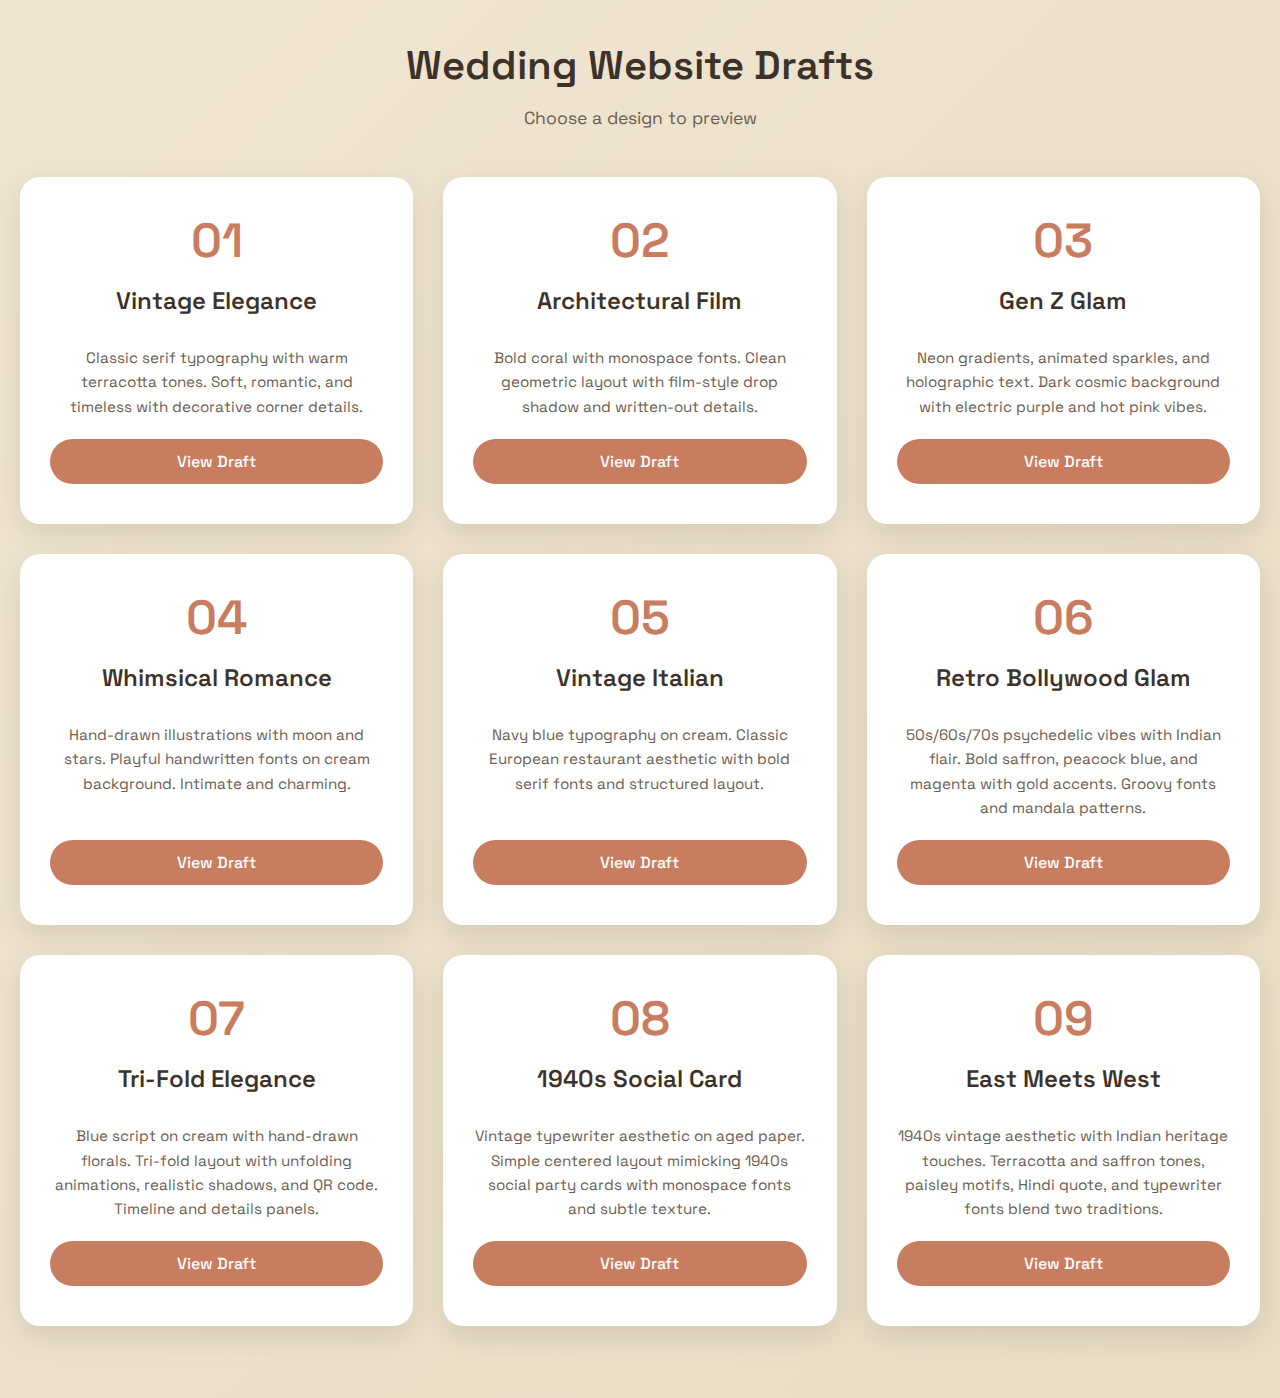
<file: index.html>
<!DOCTYPE html>
<html lang="en">
<head>
    <meta charset="UTF-8">
    <meta name="viewport" content="width=device-width, initial-scale=1.0">
    <title>Wedding Website Drafts</title>
    <link rel="preconnect" href="https://fonts.googleapis.com">
    <link rel="preconnect" href="https://fonts.gstatic.com" crossorigin>
    <link href="https://fonts.googleapis.com/css2?family=Space+Grotesk:wght@400;500;600&display=swap" rel="stylesheet">
    <style>
        * {
            margin: 0;
            padding: 0;
            box-sizing: border-box;
        }

        body {
            font-family: 'Space Grotesk', sans-serif;
            background: linear-gradient(135deg, #F0E5D1 0%, #E8DCC4 100%);
            min-height: 100vh;
            display: flex;
            align-items: center;
            justify-content: center;
            padding: 40px 20px;
        }

        .container {
            max-width: 1400px;
            width: 100%;
        }

        h1 {
            text-align: center;
            font-size: 2.5rem;
            color: #3D3229;
            margin-bottom: 1rem;
            font-weight: 600;
        }

        .subtitle {
            text-align: center;
            font-size: 1.1rem;
            color: #6B5D52;
            margin-bottom: 3rem;
            font-weight: 400;
        }

        .drafts-grid {
            display: grid;
            grid-template-columns: repeat(auto-fit, minmax(300px, 1fr));
            gap: 30px;
            margin-bottom: 2rem;
        }

        .draft-card {
            background: white;
            border-radius: 20px;
            padding: 40px 30px;
            text-align: center;
            box-shadow: 0 10px 30px rgba(0, 0, 0, 0.1);
            transition: transform 0.3s ease, box-shadow 0.3s ease;
            text-decoration: none;
            display: flex;
            flex-direction: column;
            gap: 20px;
        }

        .draft-card:hover {
            transform: translateY(-5px);
            box-shadow: 0 15px 40px rgba(0, 0, 0, 0.15);
        }

        .draft-number {
            font-size: 3rem;
            font-weight: 600;
            color: #C97D60;
            line-height: 1;
        }

        .draft-title {
            font-size: 1.5rem;
            font-weight: 600;
            color: #3D3229;
            margin-bottom: 10px;
        }

        .draft-description {
            font-size: 0.95rem;
            color: #6B5D52;
            line-height: 1.6;
        }

        .view-button {
            display: inline-block;
            padding: 12px 30px;
            background: #C97D60;
            color: white;
            text-decoration: none;
            border-radius: 50px;
            font-weight: 500;
            margin-top: auto;
            transition: background 0.3s ease;
        }

        .view-button:hover {
            background: #A65D47;
        }

        @media (max-width: 768px) {
            h1 {
                font-size: 2rem;
            }

            .subtitle {
                font-size: 1rem;
            }

            .drafts-grid {
                grid-template-columns: 1fr;
                gap: 20px;
            }

            .draft-card {
                padding: 35px 25px;
            }
        }
    </style>
</head>
<body>
    <div class="container">
        <h1>Wedding Website Drafts</h1>
        <p class="subtitle">Choose a design to preview</p>

        <div class="drafts-grid">
            <a href="draft1.html" class="draft-card">
                <div class="draft-number">01</div>
                <div class="draft-title">Vintage Elegance</div>
                <div class="draft-description">
                    Classic serif typography with warm terracotta tones. Soft, romantic, and timeless with decorative corner details.
                </div>
                <span class="view-button">View Draft</span>
            </a>

            <a href="draft2.html" class="draft-card">
                <div class="draft-number">02</div>
                <div class="draft-title">Architectural Film</div>
                <div class="draft-description">
                    Bold coral with monospace fonts. Clean geometric layout with film-style drop shadow and written-out details.
                </div>
                <span class="view-button">View Draft</span>
            </a>

            <a href="draft3.html" class="draft-card">
                <div class="draft-number">03</div>
                <div class="draft-title">Gen Z Glam</div>
                <div class="draft-description">
                    Neon gradients, animated sparkles, and holographic text. Dark cosmic background with electric purple and hot pink vibes.
                </div>
                <span class="view-button">View Draft</span>
            </a>

            <a href="draft4.html" class="draft-card">
                <div class="draft-number">04</div>
                <div class="draft-title">Whimsical Romance</div>
                <div class="draft-description">
                    Hand-drawn illustrations with moon and stars. Playful handwritten fonts on cream background. Intimate and charming.
                </div>
                <span class="view-button">View Draft</span>
            </a>

            <a href="draft5.html" class="draft-card">
                <div class="draft-number">05</div>
                <div class="draft-title">Vintage Italian</div>
                <div class="draft-description">
                    Navy blue typography on cream. Classic European restaurant aesthetic with bold serif fonts and structured layout.
                </div>
                <span class="view-button">View Draft</span>
            </a>

            <a href="draft6.html" class="draft-card">
                <div class="draft-number">06</div>
                <div class="draft-title">Retro Bollywood Glam</div>
                <div class="draft-description">
                    50s/60s/70s psychedelic vibes with Indian flair. Bold saffron, peacock blue, and magenta with gold accents. Groovy fonts and mandala patterns.
                </div>
                <span class="view-button">View Draft</span>
            </a>

            <a href="draft7.html" class="draft-card">
                <div class="draft-number">07</div>
                <div class="draft-title">Tri-Fold Elegance</div>
                <div class="draft-description">
                    Blue script on cream with hand-drawn florals. Tri-fold layout with unfolding animations, realistic shadows, and QR code. Timeline and details panels.
                </div>
                <span class="view-button">View Draft</span>
            </a>

            <a href="draft8.html" class="draft-card">
                <div class="draft-number">08</div>
                <div class="draft-title">1940s Social Card</div>
                <div class="draft-description">
                    Vintage typewriter aesthetic on aged paper. Simple centered layout mimicking 1940s social party cards with monospace fonts and subtle texture.
                </div>
                <span class="view-button">View Draft</span>
            </a>

            <a href="draft9.html" class="draft-card">
                <div class="draft-number">09</div>
                <div class="draft-title">East Meets West</div>
                <div class="draft-description">
                    1940s vintage aesthetic with Indian heritage touches. Terracotta and saffron tones, paisley motifs, Hindi quote, and typewriter fonts blend two traditions.
                </div>
                <span class="view-button">View Draft</span>
            </a>
        </div>
    </div>
</body>
</html>
</file>
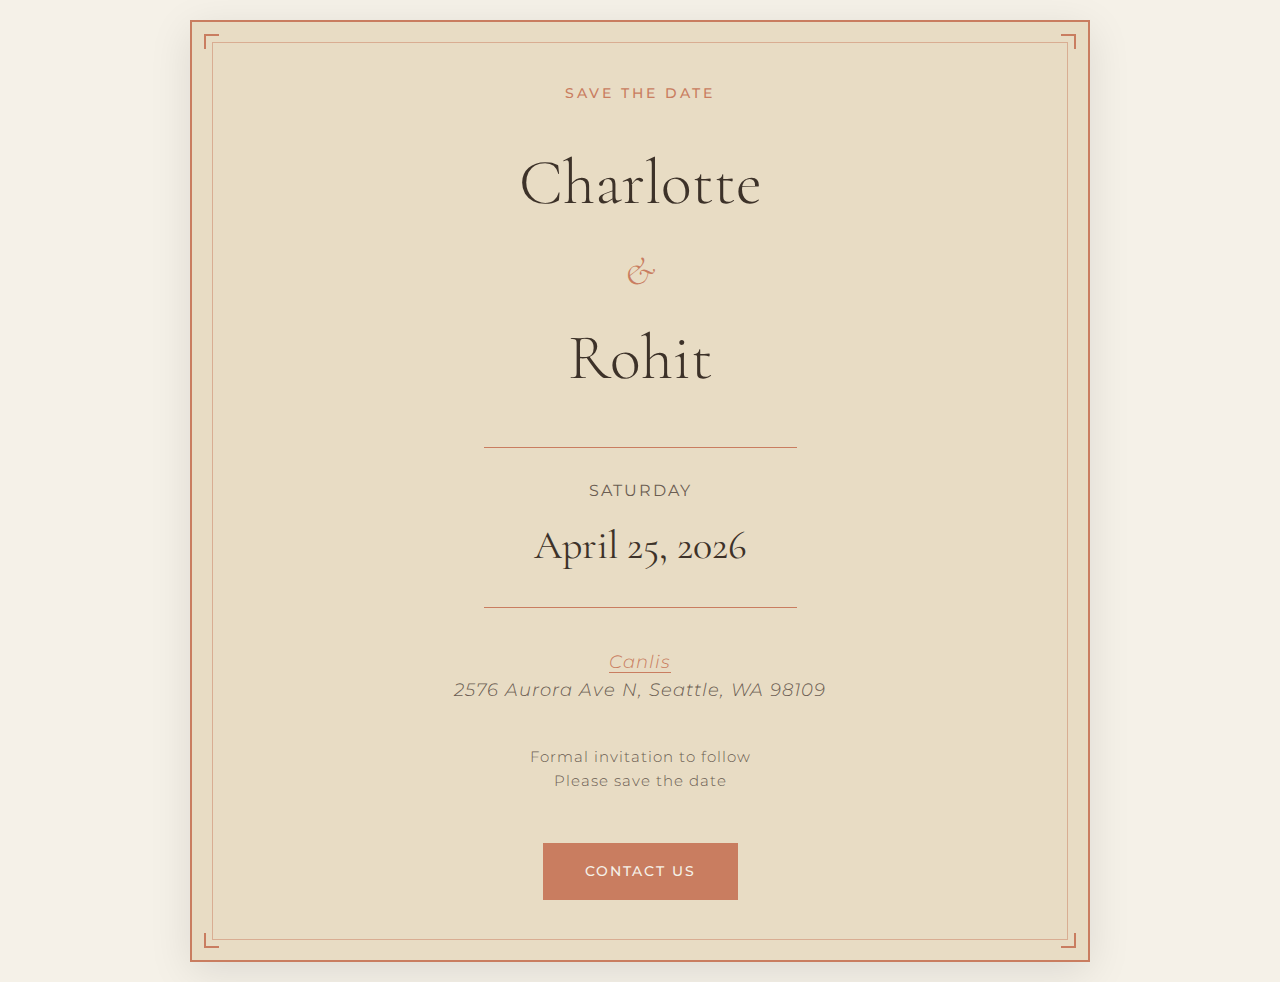
<file: draft1.html>
<!DOCTYPE html>
<html lang="en">
<head>
    <meta charset="UTF-8">
    <meta name="viewport" content="width=device-width, initial-scale=1.0">
    <title>Save the Date</title>
    <link rel="stylesheet" href="styles-draft1.css">
    <link rel="preconnect" href="https://fonts.googleapis.com">
    <link rel="preconnect" href="https://fonts.gstatic.com" crossorigin>
    <link href="https://fonts.googleapis.com/css2?family=Cormorant+Garamond:wght@300;400;600&family=Montserrat:wght@300;400;500&display=swap" rel="stylesheet">
</head>
<body>
    <div class="container">
        <!-- Decorative border -->
        <div class="border-frame"></div>

        <!-- Main content -->
        <main class="content">
            <div class="save-date-label">Save the Date</div>

            <div class="names-section">
                <h1 class="names">
                    <span class="first-name">Charlotte</span>
                    <span class="ampersand">&</span>
                    <span class="second-name">Rohit</span>
                </h1>
            </div>

            <div class="date-section">
                <div class="date-details">
                    <div class="day">Saturday</div>
                    <div class="main-date">April 25, 2026</div>
                </div>
            </div>

            <div class="location-section">
                <div class="location"><a href="https://canlis.com/">Canlis</a></div>
                <div class="location">2576 Aurora Ave N, Seattle, WA 98109</div>
            </div>

            <div class="details-section">
                <p class="invitation-text">Formal invitation to follow</p>
                <p class="invitation-text">Please save the date</p>
            </div>

            <!-- Optional RSVP section -->
            <div class="rsvp-section">
                <a href="mailto:rohit.musti.rm@gmail.com" class="rsvp-button">Contact Us</a>
            </div>
        </main>

        <!-- Decorative elements -->
        <div class="decorative-corner top-left"></div>
        <div class="decorative-corner top-right"></div>
        <div class="decorative-corner bottom-left"></div>
        <div class="decorative-corner bottom-right"></div>
    </div>
</body>
</html>
</file>
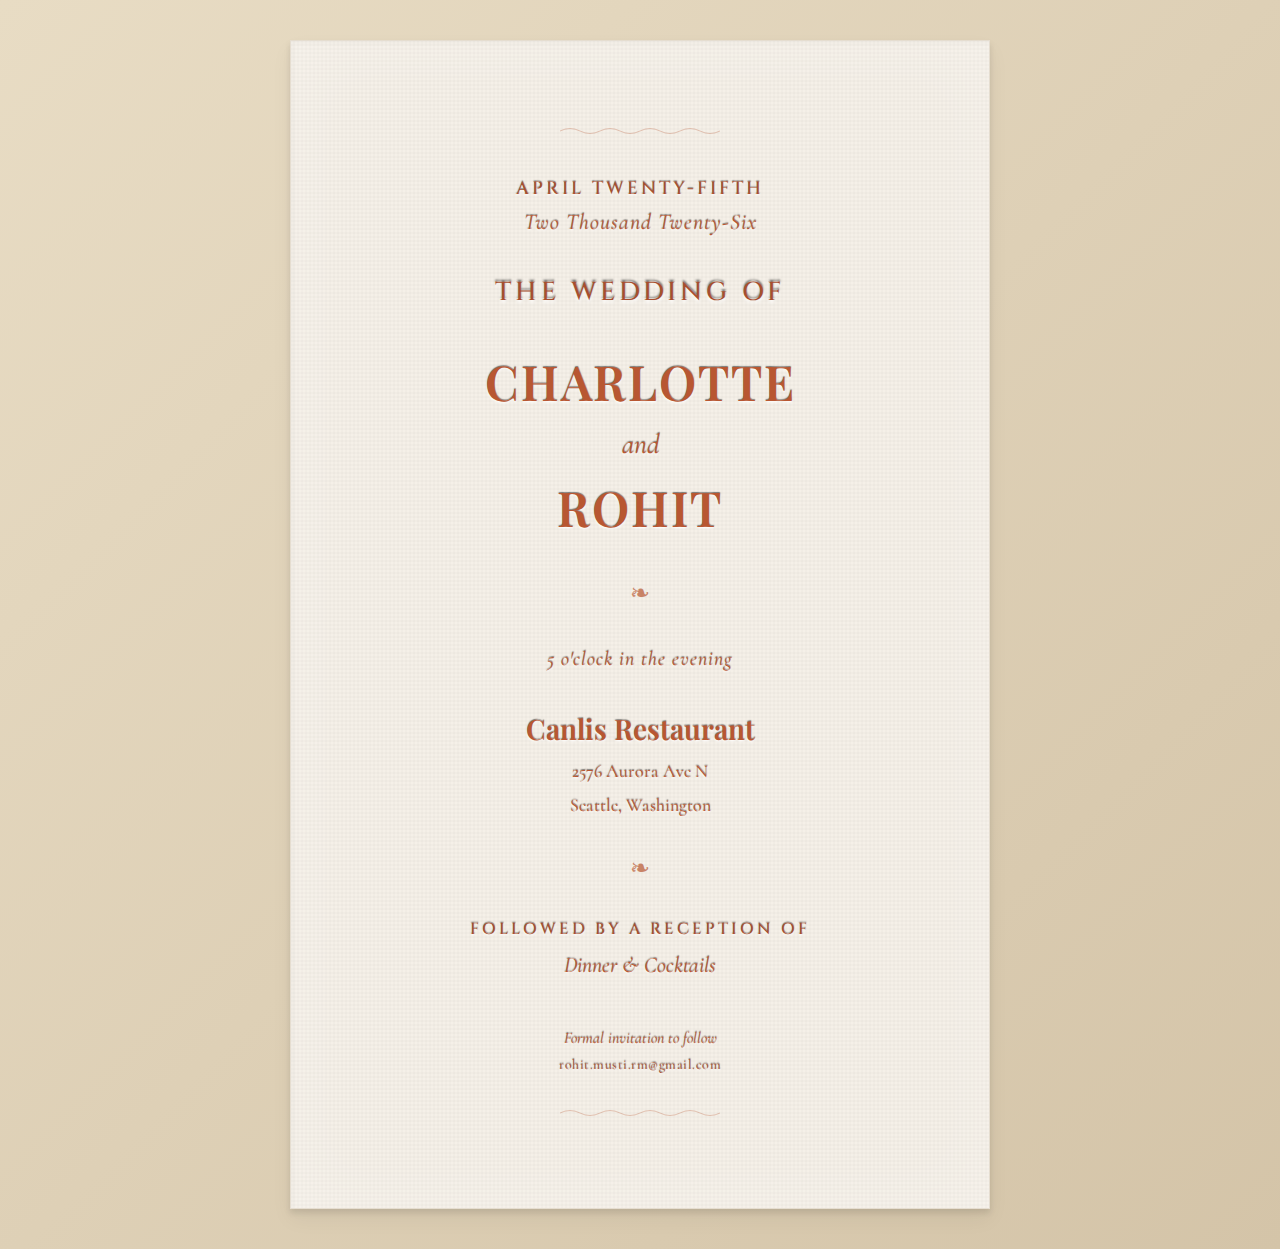
<file: draft10.html>
<!DOCTYPE html>
<html lang="en">
<head>
    <meta charset="UTF-8">
    <meta name="viewport" content="width=device-width, initial-scale=1.0">
    <title>Save the Date</title>
    <link rel="stylesheet" href="styles-draft10.css">
    <link rel="preconnect" href="https://fonts.googleapis.com">
    <link rel="preconnect" href="https://fonts.gstatic.com" crossorigin>
    <link href="https://fonts.googleapis.com/css2?family=Cormorant:ital,wght@0,400;0,500;0,600;1,400;1,500&family=Cinzel:wght@400;500;600&family=Playfair+Display:ital,wght@0,400;0,600;1,400&display=swap" rel="stylesheet">
</head>
<body>
    <div class="letterpress-card">
        <div class="card-content">
            <!-- Top decorative element -->
            <div class="top-flourish">
                <svg viewBox="0 0 200 20" xmlns="http://www.w3.org/2000/svg">
                    <path d="M20 10 Q30 5, 40 10 T60 10 T80 10 T100 10 T120 10 T140 10 T160 10 T180 10"
                          stroke="currentColor" stroke-width="0.5" fill="none"/>
                </svg>
            </div>

            <!-- Header -->
            <div class="header-text">
                <p class="small-caps">APRIL TWENTY-FIFTH</p>
                <p class="year-text">Two Thousand Twenty-Six</p>
            </div>

            <!-- Main title -->
            <div class="main-title">
                <h1>THE WEDDING OF</h1>
            </div>

            <!-- Names -->
            <div class="names-section">
                <h2 class="name">CHARLOTTE</h2>
                <p class="and-text">and</p>
                <h2 class="name">ROHIT</h2>
            </div>

            <!-- Decorative divider -->
            <div class="decorative-divider">
                <span class="ornament">❧</span>
            </div>

            <!-- Time -->
            <div class="time-section">
                <p class="time-text">5 o'clock in the evening</p>
            </div>

            <!-- Location -->
            <div class="location-section">
                <p class="venue-name">Canlis Restaurant</p>
                <p class="address">2576 Aurora Ave N</p>
                <p class="city">Seattle, Washington</p>
            </div>

            <!-- Decorative divider -->
            <div class="decorative-divider">
                <span class="ornament">❧</span>
            </div>

            <!-- Reception info -->
            <div class="reception-info">
                <p class="reception-text">FOLLOWED BY A RECEPTION OF</p>
                <p class="activities">Dinner & Cocktails</p>
            </div>

            <!-- Footer -->
            <div class="footer-section">
                <p class="footer-note">Formal invitation to follow</p>
                <p class="contact">rohit.musti.rm@gmail.com</p>
            </div>

            <!-- Bottom decorative element -->
            <div class="bottom-flourish">
                <svg viewBox="0 0 200 20" xmlns="http://www.w3.org/2000/svg">
                    <path d="M20 10 Q30 5, 40 10 T60 10 T80 10 T100 10 T120 10 T140 10 T160 10 T180 10"
                          stroke="currentColor" stroke-width="0.5" fill="none"/>
                </svg>
            </div>
        </div>
    </div>
</body>
</html>
</file>
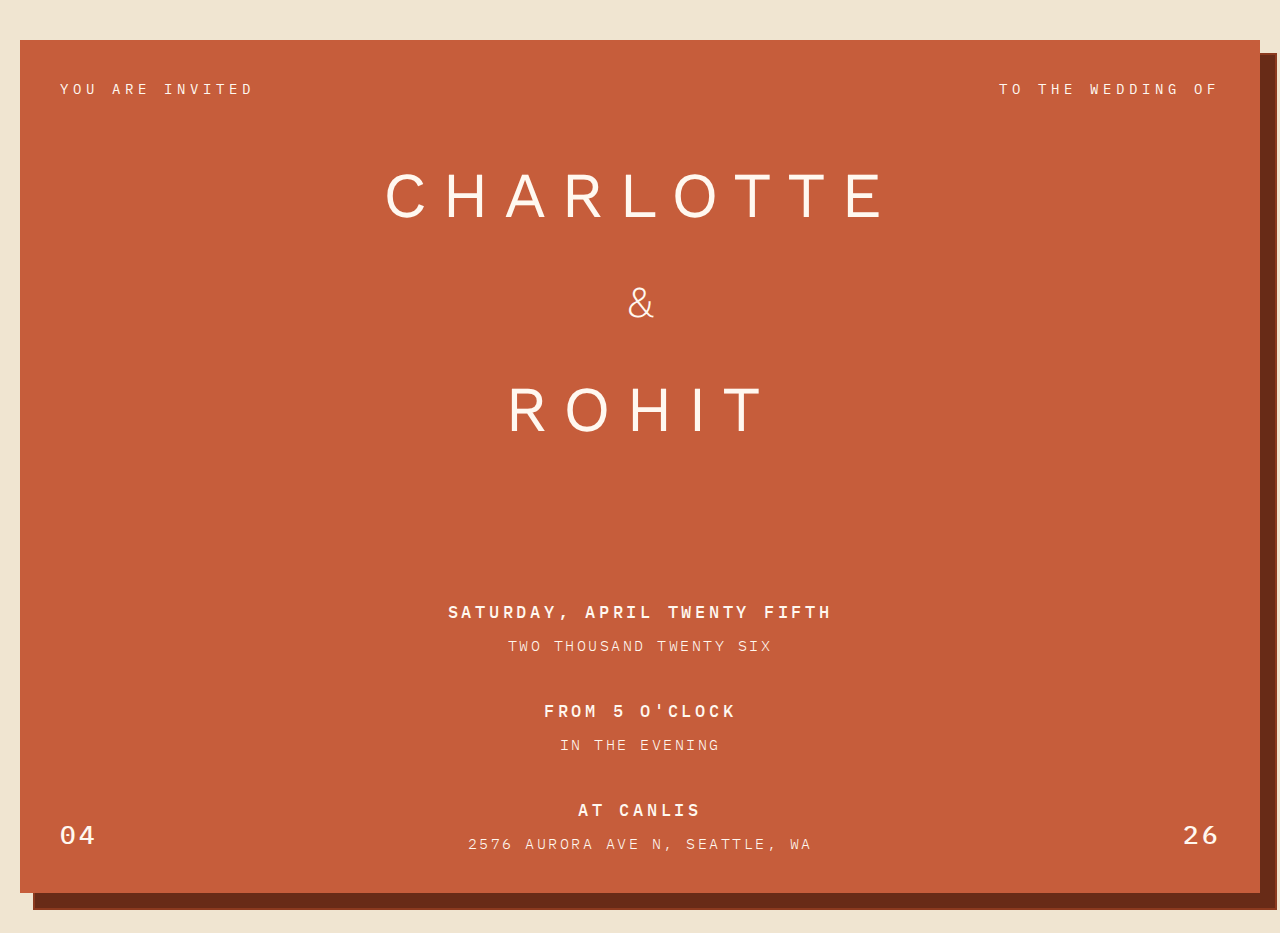
<file: draft2.html>
<!DOCTYPE html>
<html lang="en">
<head>
    <meta charset="UTF-8">
    <meta name="viewport" content="width=device-width, initial-scale=1.0">
    <title>Save the Date</title>
    <link rel="stylesheet" href="styles-draft2.css">
    <link rel="preconnect" href="https://fonts.googleapis.com">
    <link rel="preconnect" href="https://fonts.gstatic.com" crossorigin>
    <link href="https://fonts.googleapis.com/css2?family=IBM+Plex+Mono:wght@300;400;500&family=Work+Sans:wght@300;400;500&display=swap" rel="stylesheet">
</head>
<body>
    <div class="container">
        <!-- Corner labels -->
        <div class="corner-label top-left">YOU ARE INVITED</div>
        <div class="corner-label top-right">TO THE WEDDING OF</div>
        <div class="corner-number bottom-left">04</div>
        <div class="corner-number bottom-right">26</div>

        <!-- Main content -->
        <main class="content">
            <div class="separator-line top"></div>

            <div class="names-section">
                <h1 class="names">
                    <span class="name-part">CHARLOTTE</span>
                    <span class="ampersand">&</span>
                    <span class="name-part">ROHIT</span>
                </h1>
            </div>

            <div class="separator-line bottom"></div>

            <div class="details-grid">
                <div class="detail-item">
                    <div class="detail-label">SATURDAY, APRIL TWENTY FIFTH</div>
                    <div class="detail-value">TWO THOUSAND TWENTY SIX</div>
                </div>

                <div class="detail-item">
                    <div class="detail-label">FROM 5 O'CLOCK</div>
                    <div class="detail-value">IN THE EVENING</div>
                </div>

                <div class="detail-item">
                    <div class="detail-label">AT CANLIS</div>
                    <div class="detail-value">2576 AURORA AVE N, SEATTLE, WA</div>
                </div>
            </div>
        </main>
    </div>
</body>
</html>
</file>
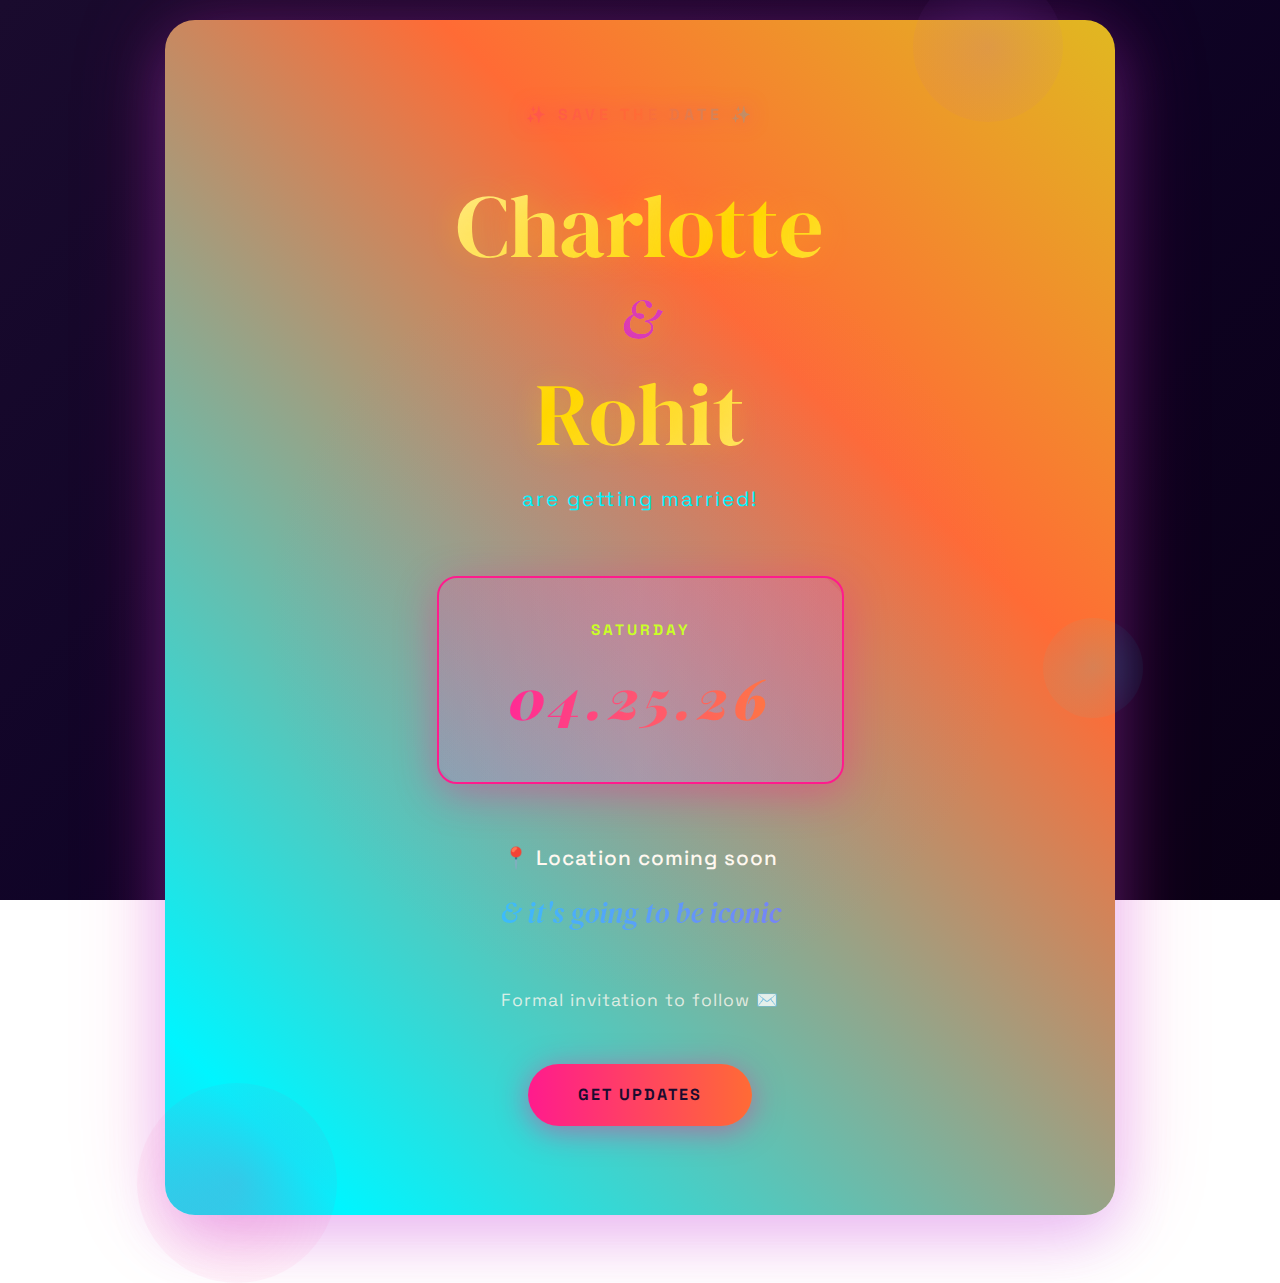
<file: draft3.html>
<!DOCTYPE html>
<html lang="en">
<head>
    <meta charset="UTF-8">
    <meta name="viewport" content="width=device-width, initial-scale=1.0">
    <title>Save the Date</title>
    <link rel="stylesheet" href="styles.css">
    <link rel="preconnect" href="https://fonts.googleapis.com">
    <link rel="preconnect" href="https://fonts.gstatic.com" crossorigin>
    <link href="https://fonts.googleapis.com/css2?family=DM+Serif+Display&family=Space+Grotesk:wght@400;500;600;700&family=Playfair+Display:ital,wght@0,700;0,900;1,700&display=swap" rel="stylesheet">
</head>
<body>
    <!-- Sparkle decorations -->
    <div class="sparkle sparkle-1">✦</div>
    <div class="sparkle sparkle-2">✧</div>
    <div class="sparkle sparkle-3">✦</div>
    <div class="sparkle sparkle-4">✧</div>
    <div class="sparkle sparkle-5">✦</div>
    <div class="sparkle sparkle-6">✧</div>

    <div class="container">
        <!-- Gradient overlay -->
        <div class="gradient-overlay"></div>

        <!-- Main content -->
        <main class="content">
            <div class="save-date-label">✨ SAVE THE DATE ✨</div>

            <div class="names-section">
                <h1 class="names">
                    <span class="first-name">Charlotte</span>
                    <span class="ampersand">&</span>
                    <span class="second-name">Rohit</span>
                </h1>
                <div class="subtitle">are getting married!</div>
            </div>

            <div class="date-section">
                <div class="date-card">
                    <div class="day">SATURDAY</div>
                    <div class="main-date">04.25.26</div>
                </div>
            </div>

            <div class="location-section">
                <div class="location">📍 Location coming soon</div>
                <div class="vibe-text">& it's going to be iconic</div>
            </div>

            <div class="details-section">
                <p class="invitation-text">Formal invitation to follow ✉️</p>
            </div>

            <!-- RSVP section -->
            <div class="rsvp-section">
                <a href="mailto:rohit.musti.rm@gmail.com" class="rsvp-button">Get Updates</a>
            </div>
        </main>

        <!-- Floating elements -->
        <div class="float-circle circle-1"></div>
        <div class="float-circle circle-2"></div>
        <div class="float-circle circle-3"></div>
    </div>
</body>
</html>
</file>
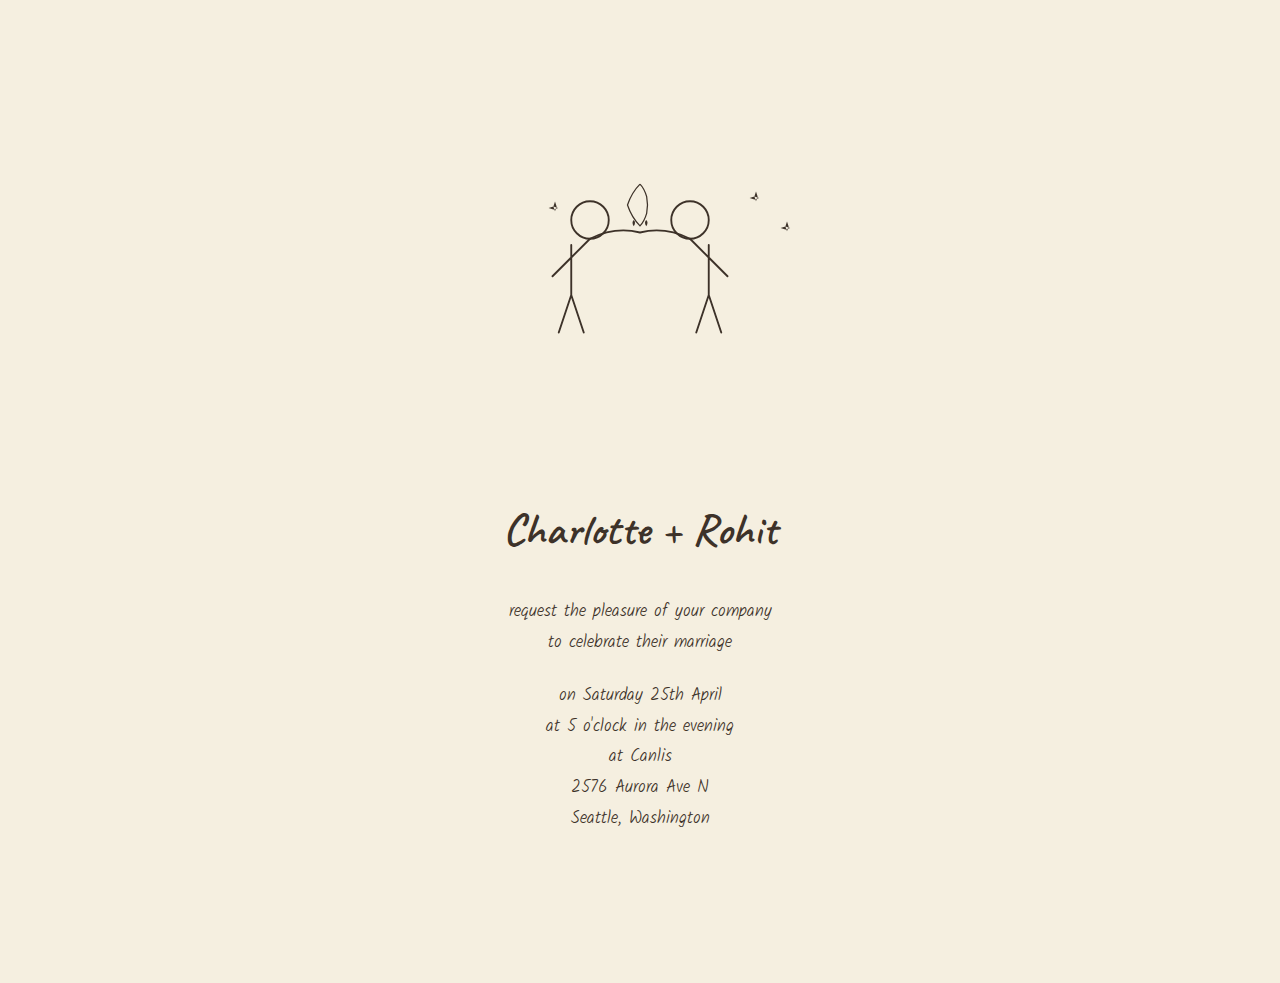
<file: draft4.html>
<!DOCTYPE html>
<html lang="en">
<head>
    <meta charset="UTF-8">
    <meta name="viewport" content="width=device-width, initial-scale=1.0">
    <title>Save the Date</title>
    <link rel="stylesheet" href="styles-draft4.css">
    <link rel="preconnect" href="https://fonts.googleapis.com">
    <link rel="preconnect" href="https://fonts.gstatic.com" crossorigin>
    <link href="https://fonts.googleapis.com/css2?family=Caveat:wght@400;500;600&family=Kalam:wght@300;400&display=swap" rel="stylesheet">
</head>
<body>
    <div class="container">
        <!-- Illustration at top -->
        <div class="illustration">
            <svg class="moon" viewBox="0 0 60 60" xmlns="http://www.w3.org/2000/svg">
                <path d="M30 5 Q20 15, 15 30 Q20 45, 30 55 Q35 50, 38 40 Q40 30, 38 20 Q35 10, 30 5" fill="none" stroke="currentColor" stroke-width="1.5"/>
            </svg>
            <svg class="star star-1" viewBox="0 0 20 20" xmlns="http://www.w3.org/2000/svg">
                <path d="M10 2 L12 8 L10 14 L8 8 Z M2 10 L8 12 L14 10 L8 8 Z" fill="currentColor"/>
            </svg>
            <svg class="star star-2" viewBox="0 0 20 20" xmlns="http://www.w3.org/2000/svg">
                <path d="M10 2 L12 8 L10 14 L8 8 Z M2 10 L8 12 L14 10 L8 8 Z" fill="currentColor"/>
            </svg>
            <svg class="star star-3" viewBox="0 0 20 20" xmlns="http://www.w3.org/2000/svg">
                <path d="M10 2 L12 8 L10 14 L8 8 Z M2 10 L8 12 L14 10 L8 8 Z" fill="currentColor"/>
            </svg>
            <div class="couple-drawing">
                <svg viewBox="0 0 200 150" xmlns="http://www.w3.org/2000/svg">
                    <!-- Left person -->
                    <circle cx="60" cy="40" r="15" fill="none" stroke="currentColor" stroke-width="1.5"/>
                    <path d="M45 60 L45 100 M45 70 L30 85 M45 70 L60 55 M45 100 L35 130 M45 100 L55 130"
                          fill="none" stroke="currentColor" stroke-width="1.5" stroke-linecap="round"/>

                    <!-- Right person -->
                    <circle cx="140" cy="40" r="15" fill="none" stroke="currentColor" stroke-width="1.5"/>
                    <path d="M155 60 L155 100 M155 70 L170 85 M155 70 L140 55 M155 100 L165 130 M155 100 L145 130"
                          fill="none" stroke="currentColor" stroke-width="1.5" stroke-linecap="round"/>

                    <!-- Arms reaching -->
                    <path d="M60 55 Q80 45, 100 50 M140 55 Q120 45, 100 50"
                          fill="none" stroke="currentColor" stroke-width="1.5" stroke-linecap="round"/>

                    <!-- Hearts -->
                    <path d="M95 45 Q93 42, 95 40 Q97 42, 95 45 M105 45 Q103 42, 105 40 Q107 42, 105 45"
                          fill="currentColor"/>
                </svg>
            </div>
        </div>

        <!-- Names -->
        <div class="names-section">
            <h1 class="names">Charlotte + Rohit</h1>
        </div>

        <!-- Details -->
        <div class="details-section">
            <p class="detail-line">request the pleasure of your company</p>
            <p class="detail-line">to celebrate their marriage</p>
            <p class="detail-line spacing-top">on Saturday 25th April</p>
            <p class="detail-line">at 5 o'clock in the evening</p>
            <p class="detail-line">at Canlis</p>
            <p class="detail-line">2576 Aurora Ave N</p>
            <p class="detail-line">Seattle, Washington</p>
        </div>

    </div>
</body>
</html>
</file>
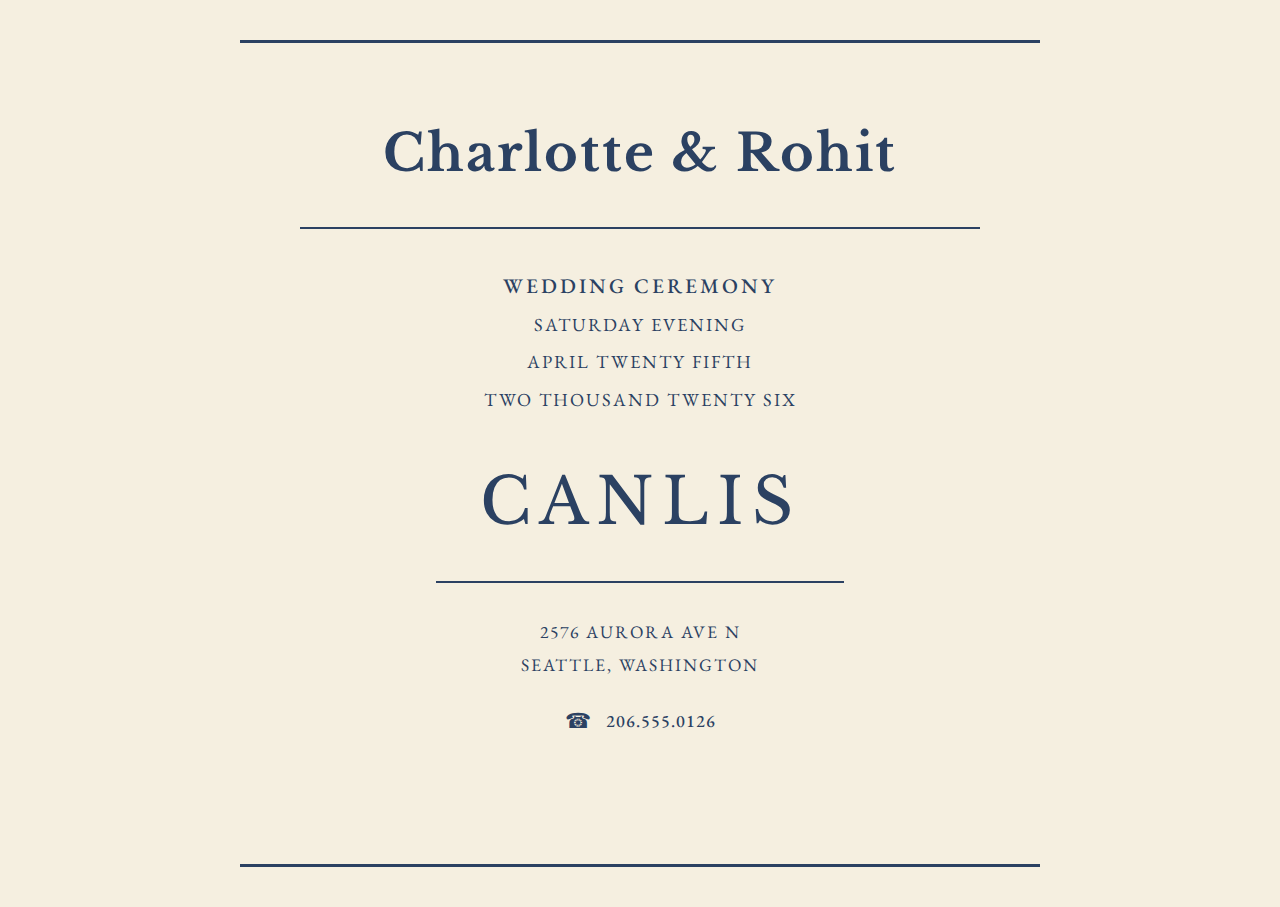
<file: draft5.html>
<!DOCTYPE html>
<html lang="en">
<head>
    <meta charset="UTF-8">
    <meta name="viewport" content="width=device-width, initial-scale=1.0">
    <title>Save the Date</title>
    <link rel="stylesheet" href="styles-draft5.css">
    <link rel="preconnect" href="https://fonts.googleapis.com">
    <link rel="preconnect" href="https://fonts.gstatic.com" crossorigin>
    <link href="https://fonts.googleapis.com/css2?family=EB+Garamond:wght@400;500;600&family=Libre+Baskerville:wght@400;700&display=swap" rel="stylesheet">
</head>
<body>
    <div class="container">
        <!-- Top border -->
        <div class="border-line top"></div>

        <!-- Main title -->
        <div class="title-section">
            <h1 class="main-title">Charlotte & Rohit</h1>
        </div>

        <!-- Divider -->
        <div class="divider"></div>

        <!-- Details grid -->
        <div class="details-grid">
            <div class="detail-row">
                <span class="detail-label">WEDDING CEREMONY</span>
            </div>
            <div class="detail-row">
                <span class="detail-value">SATURDAY EVENING</span>
            </div>
            <div class="detail-row">
                <span class="detail-value">APRIL TWENTY FIFTH</span>
            </div>
            <div class="detail-row">
                <span class="detail-value">TWO THOUSAND TWENTY SIX</span>
            </div>
        </div>

        <!-- Location -->
        <div class="location-section">
            <h2 class="location-title">Canlis</h2>
        </div>

        <!-- Divider -->
        <div class="divider short"></div>

        <!-- Address -->
        <div class="address-section">
            <p class="address-line">2576 AURORA AVE N</p>
            <p class="address-line">SEATTLE, WASHINGTON</p>
            <div class="contact-row">
                <span class="phone">☎</span>
                <span class="phone-number">206.555.0126</span>
            </div>
        </div>

        <!-- Bottom border -->
        <div class="border-line bottom"></div>
    </div>
</body>
</html>
</file>
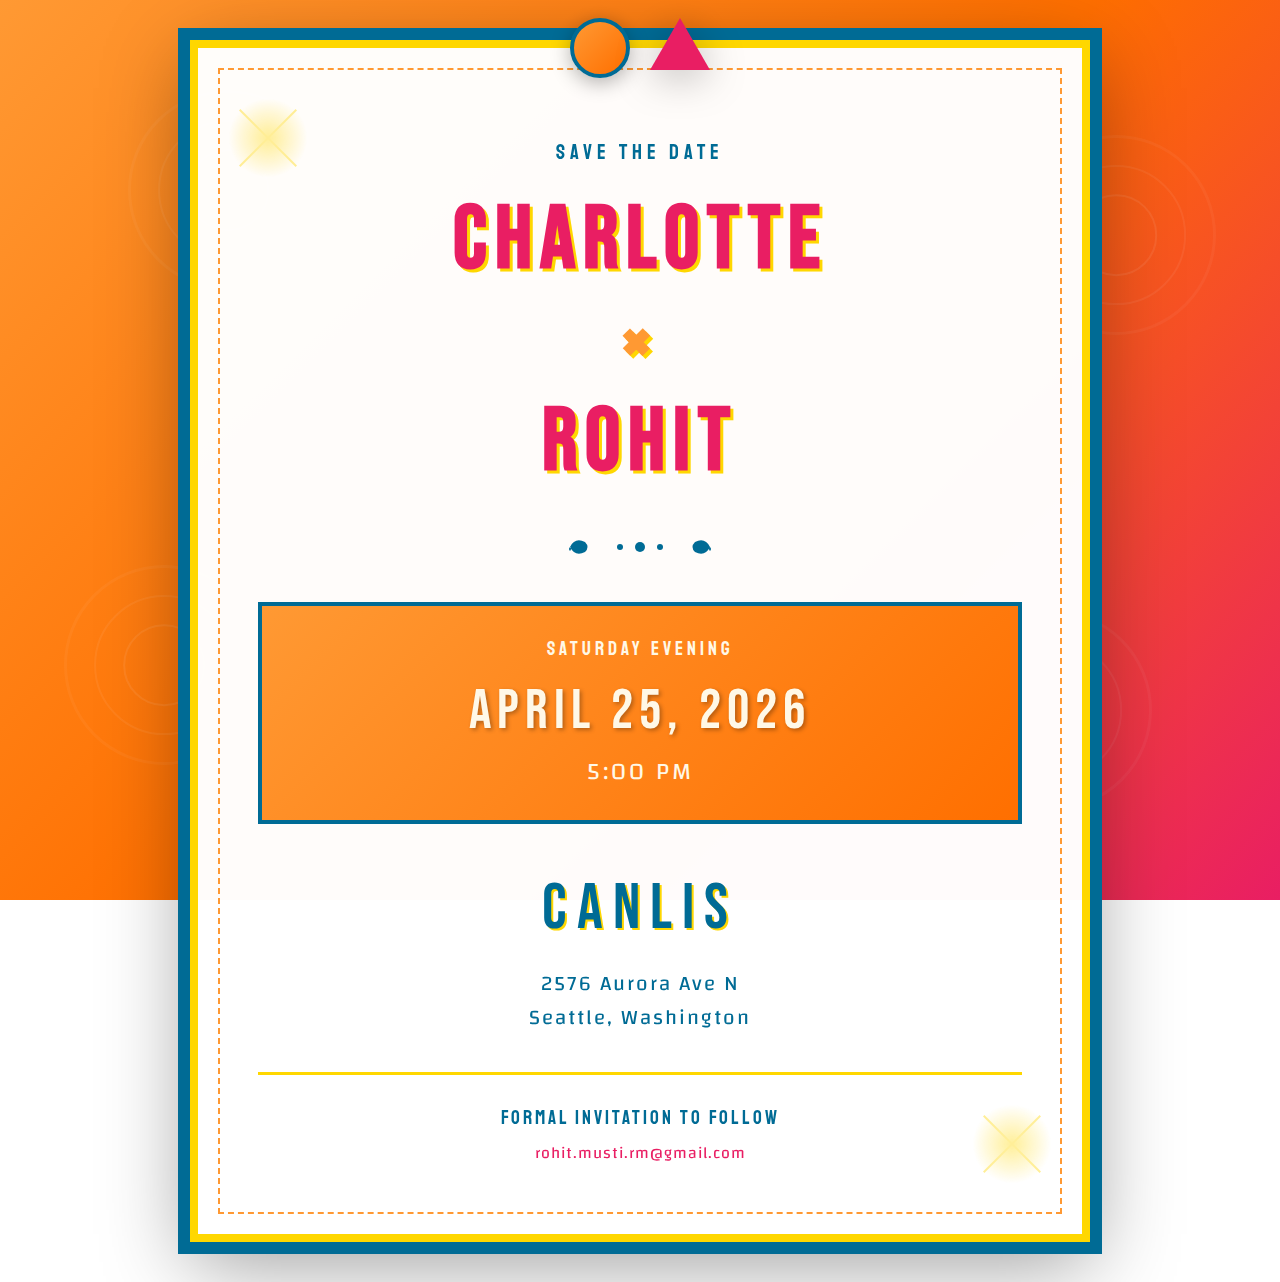
<file: draft6.html>
<!DOCTYPE html>
<html lang="en">
<head>
    <meta charset="UTF-8">
    <meta name="viewport" content="width=device-width, initial-scale=1.0">
    <title>Save the Date</title>
    <link rel="stylesheet" href="styles-draft6.css">
    <link rel="preconnect" href="https://fonts.googleapis.com">
    <link rel="preconnect" href="https://fonts.gstatic.com" crossorigin>
    <link href="https://fonts.googleapis.com/css2?family=Bebas+Neue&family=Righteous&family=Staatliches&family=Changa:wght@400;600&display=swap" rel="stylesheet">
</head>
<body>
    <!-- Decorative mandala patterns -->
    <div class="mandala mandala-1"></div>
    <div class="mandala mandala-2"></div>
    <div class="mandala mandala-3"></div>
    <div class="mandala mandala-4"></div>

    <div class="container">
        <!-- Decorative border -->
        <div class="border-pattern"></div>

        <!-- Header with geometric shapes -->
        <div class="header-shapes">
            <div class="circle-shape"></div>
            <div class="triangle-shape"></div>
        </div>

        <!-- Save the date label -->
        <div class="save-date-section">
            <div class="save-date-label">Save the Date</div>
        </div>

        <!-- Names with retro styling -->
        <div class="names-section">
            <h1 class="names">
                <span class="name-line">CHARLOTTE</span>
                <span class="ampersand-retro">×</span>
                <span class="name-line">ROHIT</span>
            </h1>
        </div>

        <!-- Decorative divider -->
        <div class="paisley-divider">
            <svg viewBox="0 0 200 40" xmlns="http://www.w3.org/2000/svg">
                <path d="M30 20 Q35 10, 45 15 Q50 20, 45 25 Q35 30, 30 20 M30 20 Q28 22, 30 24 Q32 22, 30 20"
                      fill="currentColor"/>
                <path d="M170 20 Q165 10, 155 15 Q150 20, 155 25 Q165 30, 170 20 M170 20 Q172 22, 170 24 Q168 22, 170 20"
                      fill="currentColor"/>
                <circle cx="100" cy="20" r="5" fill="currentColor"/>
                <circle cx="80" cy="20" r="3" fill="currentColor"/>
                <circle cx="120" cy="20" r="3" fill="currentColor"/>
            </svg>
        </div>

        <!-- Date section -->
        <div class="date-section">
            <div class="date-label">SATURDAY EVENING</div>
            <div class="date-main">APRIL 25, 2026</div>
            <div class="time">5:00 PM</div>
        </div>

        <!-- Location -->
        <div class="location-section">
            <div class="location-name">CANLIS</div>
            <div class="location-address">2576 Aurora Ave N</div>
            <div class="location-city">Seattle, Washington</div>
        </div>

        <!-- Decorative elements -->
        <div class="retro-starburst starburst-1"></div>
        <div class="retro-starburst starburst-2"></div>

        <!-- Footer -->
        <div class="footer-section">
            <p class="footer-text">Formal invitation to follow</p>
            <p class="footer-email">rohit.musti.rm@gmail.com</p>
        </div>
    </div>
</body>
</html>
</file>
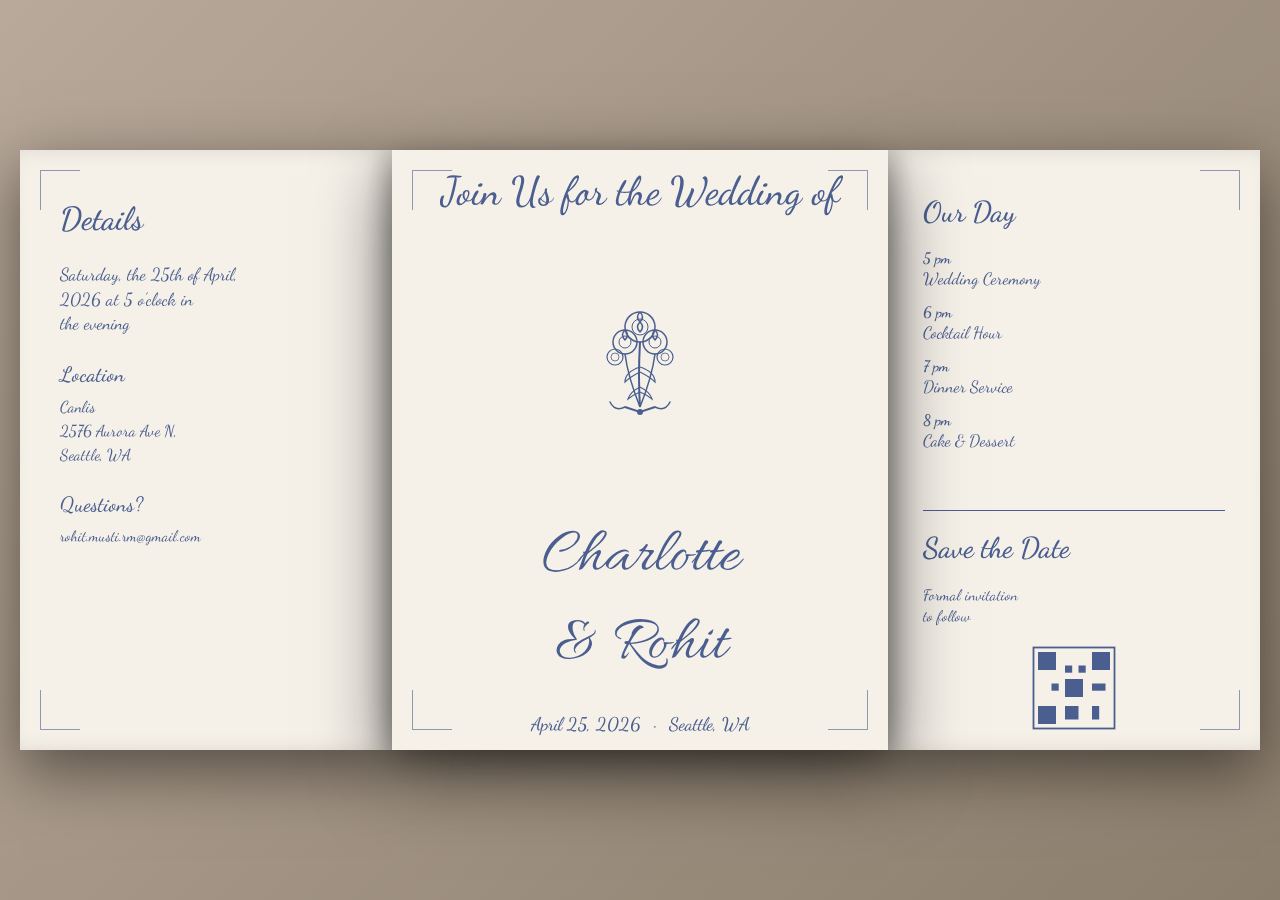
<file: draft7.html>
<!DOCTYPE html>
<html lang="en">
<head>
    <meta charset="UTF-8">
    <meta name="viewport" content="width=device-width, initial-scale=1.0">
    <title>Wedding Invitation</title>
    <link rel="stylesheet" href="styles-draft7.css">
    <link rel="preconnect" href="https://fonts.googleapis.com">
    <link rel="preconnect" href="https://fonts.gstatic.com" crossorigin>
    <link href="https://fonts.googleapis.com/css2?family=Dancing+Script:wght@400;500;600;700&family=Allura&family=Great+Vibes&display=swap" rel="stylesheet">
</head>
<body>
    <div class="invitation-wrapper">
        <!-- Left Panel: Details -->
        <div class="panel left-panel">
            <div class="corner-flourish top-left"></div>

            <div class="panel-content">
                <h3 class="section-title">Details</h3>

                <div class="detail-block">
                    <p class="detail-label">Saturday, the 25th of April,</p>
                    <p class="detail-label">2026 at 5 o'clock in</p>
                    <p class="detail-label">the evening</p>
                </div>

                <div class="detail-block">
                    <p class="section-subtitle">Location</p>
                    <p class="detail-text">Canlis</p>
                    <p class="detail-text">2576 Aurora Ave N,</p>
                    <p class="detail-text">Seattle, WA</p>
                </div>

                <div class="detail-block">
                    <p class="section-subtitle">Questions?</p>
                    <p class="detail-text website">rohit.musti.rm@gmail.com</p>
                </div>
            </div>

            <div class="corner-flourish bottom-left"></div>
        </div>

        <!-- Center Panel: Main Invitation -->
        <div class="panel center-panel">
            <div class="corner-flourish top-left"></div>
            <div class="corner-flourish top-right"></div>

            <div class="panel-content center-content">
                <h2 class="main-heading">Join Us for the Wedding of</h2>

                <div class="floral-illustration">
                    <svg viewBox="0 0 200 250" xmlns="http://www.w3.org/2000/svg">
                        <!-- Flower bouquet illustration -->
                        <!-- Main roses -->
                        <g class="flower">
                            <circle cx="100" cy="80" r="15" fill="none" stroke="currentColor" stroke-width="1.5"/>
                            <path d="M100 65 Q95 70, 100 75 Q105 70, 100 65 M100 75 Q95 80, 100 85 Q105 80, 100 75"
                                  fill="none" stroke="currentColor" stroke-width="1.5"/>
                            <circle cx="100" cy="80" r="8" fill="none" stroke="currentColor" stroke-width="1"/>
                        </g>

                        <g class="flower">
                            <circle cx="85" cy="95" r="12" fill="none" stroke="currentColor" stroke-width="1.5"/>
                            <path d="M85 83 Q80 88, 85 93 Q90 88, 85 83"
                                  fill="none" stroke="currentColor" stroke-width="1.5"/>
                            <circle cx="85" cy="95" r="6" fill="none" stroke="currentColor" stroke-width="1"/>
                        </g>

                        <g class="flower">
                            <circle cx="115" cy="95" r="12" fill="none" stroke="currentColor" stroke-width="1.5"/>
                            <path d="M115 83 Q110 88, 115 93 Q120 88, 115 83"
                                  fill="none" stroke="currentColor" stroke-width="1.5"/>
                            <circle cx="115" cy="95" r="6" fill="none" stroke="currentColor" stroke-width="1"/>
                        </g>

                        <!-- Smaller flowers -->
                        <g class="small-flower">
                            <circle cx="75" cy="110" r="8" fill="none" stroke="currentColor" stroke-width="1.2"/>
                            <circle cx="75" cy="110" r="4" fill="none" stroke="currentColor" stroke-width="0.8"/>
                        </g>

                        <g class="small-flower">
                            <circle cx="125" cy="110" r="8" fill="none" stroke="currentColor" stroke-width="1.2"/>
                            <circle cx="125" cy="110" r="4" fill="none" stroke="currentColor" stroke-width="0.8"/>
                        </g>

                        <!-- Stems and leaves -->
                        <path d="M100 95 Q98 130, 100 160" stroke="currentColor" stroke-width="2" fill="none"/>
                        <path d="M85 107 Q88 130, 100 160" stroke="currentColor" stroke-width="1.5" fill="none"/>
                        <path d="M115 107 Q112 130, 100 160" stroke="currentColor" stroke-width="1.5" fill="none"/>

                        <!-- Leaves -->
                        <path d="M100 120 Q85 125, 85 135 Q90 130, 100 125"
                              fill="none" stroke="currentColor" stroke-width="1.2"/>
                        <path d="M100 120 Q115 125, 115 135 Q110 130, 100 125"
                              fill="none" stroke="currentColor" stroke-width="1.2"/>
                        <path d="M100 140 Q90 145, 88 152 Q93 148, 100 145"
                              fill="none" stroke="currentColor" stroke-width="1.2"/>
                        <path d="M100 140 Q110 145, 112 152 Q107 148, 100 145"
                              fill="none" stroke="currentColor" stroke-width="1.2"/>

                        <!-- Bow/ribbon -->
                        <path d="M85 160 Q75 165, 70 155 M115 160 Q125 165, 130 155"
                              stroke="currentColor" stroke-width="1.5" fill="none" stroke-linecap="round"/>
                        <path d="M85 160 L100 165 L115 160"
                              stroke="currentColor" stroke-width="2" fill="none"/>
                        <circle cx="100" cy="165" r="3" fill="currentColor"/>
                    </svg>
                </div>

                <h1 class="names-circle">
                    <span class="bride-name">Charlotte</span>
                    <span class="groom-name">& Rohit</span>
                </h1>

                <div class="date-location">
                    <span class="date-info">April 25, 2026</span>
                    <span class="location-divider">•</span>
                    <span class="location-info">Seattle, WA</span>
                </div>
            </div>

            <div class="corner-flourish bottom-left"></div>
            <div class="corner-flourish bottom-right"></div>
        </div>

        <!-- Right Panel: Schedule & RSVP -->
        <div class="panel right-panel">
            <div class="corner-flourish top-right"></div>

            <div class="panel-content">
                <h3 class="section-title">Our Day</h3>

                <div class="timeline">
                    <div class="timeline-item">
                        <span class="time">5 pm</span>
                        <span class="event">Wedding Ceremony</span>
                    </div>
                    <div class="timeline-item">
                        <span class="time">6 pm</span>
                        <span class="event">Cocktail Hour</span>
                    </div>
                    <div class="timeline-item">
                        <span class="time">7 pm</span>
                        <span class="event">Dinner Service</span>
                    </div>
                    <div class="timeline-item">
                        <span class="time">8 pm</span>
                        <span class="event">Cake & Dessert</span>
                    </div>
                </div>

                <div class="rsvp-block">
                    <h3 class="section-title">Save the Date</h3>
                    <p class="rsvp-text">Formal invitation</p>
                    <p class="rsvp-text">to follow</p>

                    <div class="qr-placeholder">
                        <svg viewBox="0 0 100 100" xmlns="http://www.w3.org/2000/svg">
                            <!-- Simple QR code representation -->
                            <rect x="5" y="5" width="90" height="90" fill="none" stroke="currentColor" stroke-width="2"/>
                            <rect x="10" y="10" width="20" height="20" fill="currentColor"/>
                            <rect x="70" y="10" width="20" height="20" fill="currentColor"/>
                            <rect x="10" y="70" width="20" height="20" fill="currentColor"/>
                            <rect x="40" y="25" width="8" height="8" fill="currentColor"/>
                            <rect x="55" y="25" width="8" height="8" fill="currentColor"/>
                            <rect x="40" y="40" width="20" height="20" fill="currentColor"/>
                            <rect x="25" y="45" width="8" height="8" fill="currentColor"/>
                            <rect x="70" y="45" width="15" height="8" fill="currentColor"/>
                            <rect x="40" y="70" width="15" height="15" fill="currentColor"/>
                            <rect x="70" y="70" width="8" height="15" fill="currentColor"/>
                        </svg>
                    </div>
                </div>
            </div>

            <div class="corner-flourish bottom-right"></div>
        </div>
    </div>
</body>
</html>
</file>
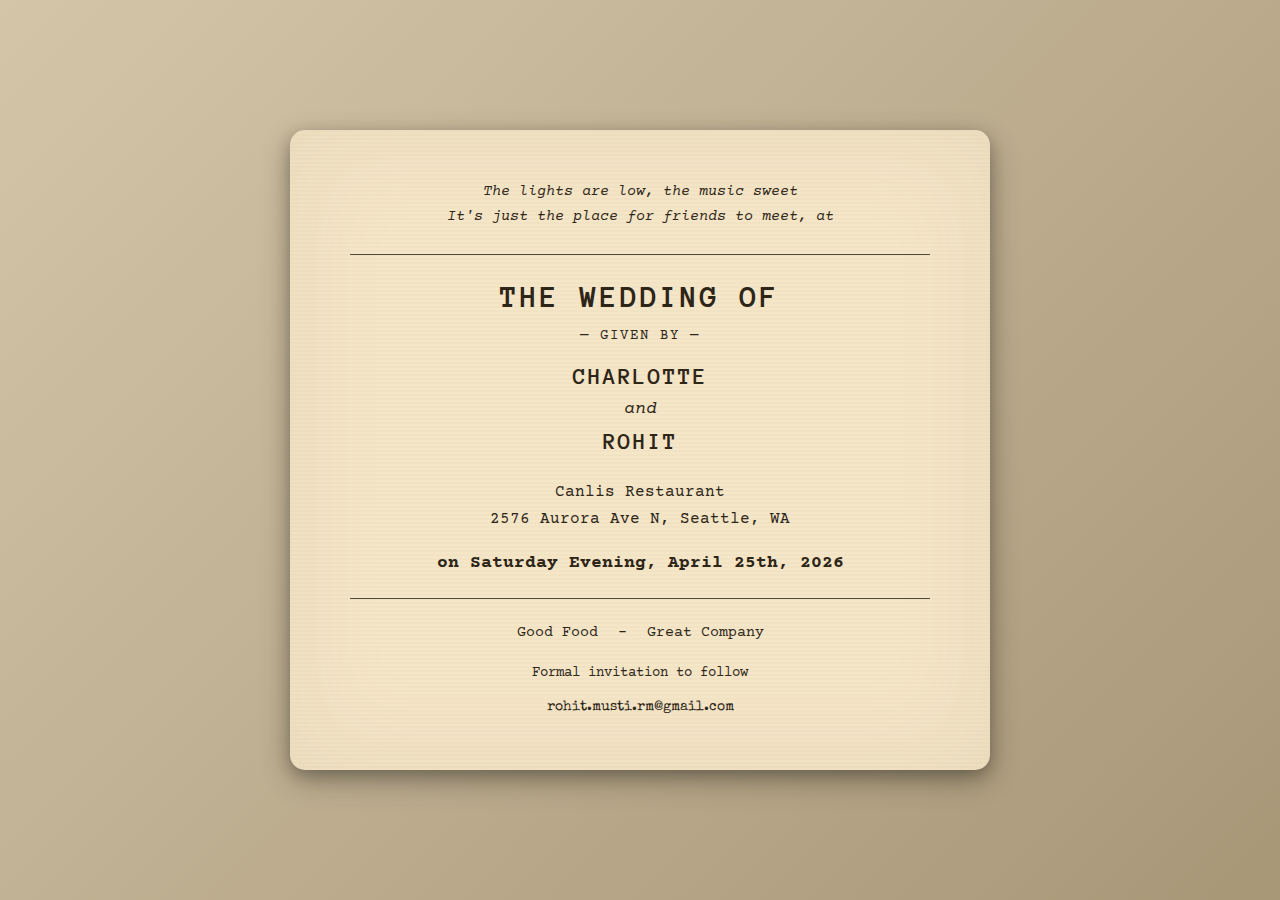
<file: draft8.html>
<!DOCTYPE html>
<html lang="en">
<head>
    <meta charset="UTF-8">
    <meta name="viewport" content="width=device-width, initial-scale=1.0">
    <title>Save the Date</title>
    <link rel="stylesheet" href="styles-draft8.css">
    <link rel="preconnect" href="https://fonts.googleapis.com">
    <link rel="preconnect" href="https://fonts.gstatic.com" crossorigin>
    <link href="https://fonts.googleapis.com/css2?family=Courier+Prime&family=Special+Elite&family=Anonymous+Pro:wght@400;700&display=swap" rel="stylesheet">
</head>
<body>
    <div class="card-container">
        <div class="vintage-card">
            <!-- Top quote -->
            <div class="top-quote">
                <p>The lights are low, the music sweet</p>
                <p>It's just the place for friends to meet, at</p>
            </div>

            <div class="divider-line"></div>

            <!-- Main title -->
            <div class="main-title">
                <h1>The Wedding of</h1>
            </div>

            <div class="given-by">
                <p>— GIVEN BY —</p>
            </div>

            <!-- Names -->
            <div class="names">
                <h2>CHARLOTTE</h2>
                <p class="and-text">and</p>
                <h2>ROHIT</h2>
            </div>

            <!-- Location -->
            <div class="location">
                <p>Canlis Restaurant</p>
                <p>2576 Aurora Ave N, Seattle, WA</p>
            </div>

            <!-- Date and time -->
            <div class="date-time">
                <p>on Saturday Evening, April 25th, 2026</p>
            </div>

            <div class="divider-line"></div>

            <!-- Footer details -->
            <div class="footer-details">
                <div class="footer-item">Good Food</div>
                <div class="footer-divider">-</div>
                <div class="footer-item">Great Company</div>
            </div>

            <div class="bottom-note">
                <p>Formal invitation to follow</p>
                <p class="contact">rohit.musti.rm@gmail.com</p>
            </div>
        </div>
    </div>
</body>
</html>
</file>
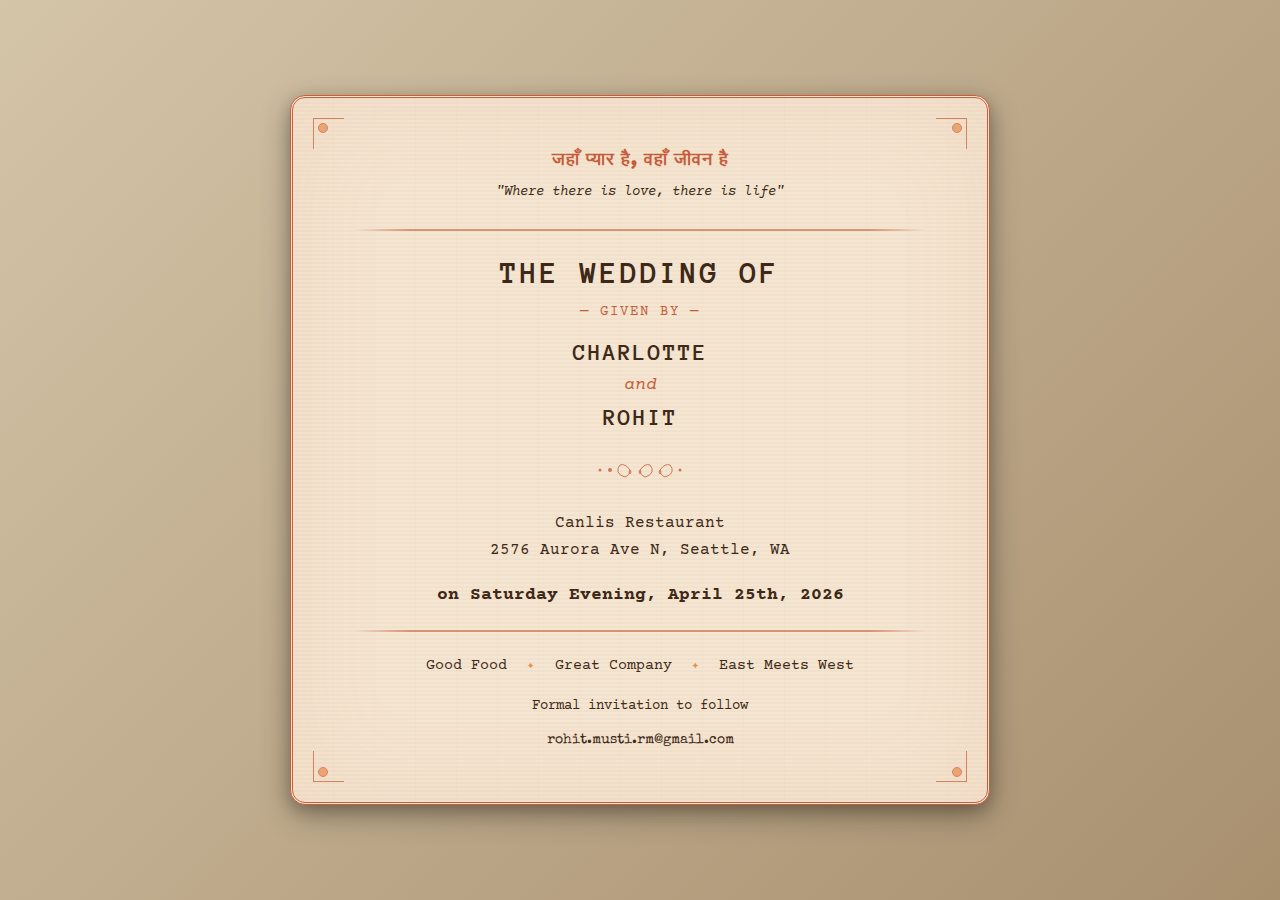
<file: draft9.html>
<!DOCTYPE html>
<html lang="en">
<head>
    <meta charset="UTF-8">
    <meta name="viewport" content="width=device-width, initial-scale=1.0">
    <title>Save the Date</title>
    <link rel="stylesheet" href="styles-draft9.css">
    <link rel="preconnect" href="https://fonts.googleapis.com">
    <link rel="preconnect" href="https://fonts.gstatic.com" crossorigin>
    <link href="https://fonts.googleapis.com/css2?family=Courier+Prime&family=Special+Elite&family=Anonymous+Pro:wght@400;700&display=swap" rel="stylesheet">
</head>
<body>
    <div class="card-container">
        <div class="vintage-card">
            <!-- Decorative corner elements -->
            <div class="corner-decoration top-left"></div>
            <div class="corner-decoration top-right"></div>
            <div class="corner-decoration bottom-left"></div>
            <div class="corner-decoration bottom-right"></div>

            <!-- Top quote -->
            <div class="top-quote">
                <p>जहाँ प्यार है, वहाँ जीवन है</p>
                <p class="translation">"Where there is love, there is life"</p>
            </div>

            <div class="divider-line"></div>

            <!-- Main title -->
            <div class="main-title">
                <h1>The Wedding of</h1>
            </div>

            <div class="given-by">
                <p>— GIVEN BY —</p>
            </div>

            <!-- Names -->
            <div class="names">
                <h2>CHARLOTTE</h2>
                <p class="and-text">and</p>
                <h2>ROHIT</h2>
            </div>

            <!-- Decorative paisley divider -->
            <div class="paisley-divider">
                <svg viewBox="0 0 100 30" xmlns="http://www.w3.org/2000/svg">
                    <!-- Paisley motif -->
                    <path d="M50 15 Q55 8, 60 10 Q63 13, 62 17 Q60 21, 55 22 Q50 20, 50 15 M50 15 Q48 17, 50 19 Q52 17, 50 15"
                          fill="none" stroke="currentColor" stroke-width="1"/>
                    <path d="M40 15 Q35 8, 30 10 Q27 13, 28 17 Q30 21, 35 22 Q40 20, 40 15 M40 15 Q42 17, 40 19 Q38 17, 40 15"
                          fill="none" stroke="currentColor" stroke-width="1"/>
                    <path d="M70 15 Q75 8, 80 10 Q83 13, 82 17 Q80 21, 75 22 Q70 20, 70 15 M70 15 Q68 17, 70 19 Q72 17, 70 15"
                          fill="none" stroke="currentColor" stroke-width="1"/>
                    <circle cx="20" cy="15" r="2" fill="currentColor"/>
                    <circle cx="10" cy="15" r="1.5" fill="currentColor"/>
                    <circle cx="90" cy="15" r="1.5" fill="currentColor"/>
                </svg>
            </div>

            <!-- Location -->
            <div class="location">
                <p>Canlis Restaurant</p>
                <p>2576 Aurora Ave N, Seattle, WA</p>
            </div>

            <!-- Date and time -->
            <div class="date-time">
                <p>on Saturday Evening, April 25th, 2026</p>
            </div>

            <div class="divider-line"></div>

            <!-- Footer details -->
            <div class="footer-details">
                <div class="footer-item">Good Food</div>
                <div class="footer-divider">✦</div>
                <div class="footer-item">Great Company</div>
                <div class="footer-divider">✦</div>
                <div class="footer-item">East Meets West</div>
            </div>

            <div class="bottom-note">
                <p>Formal invitation to follow</p>
                <p class="contact">rohit.musti.rm@gmail.com</p>
            </div>
        </div>
    </div>
</body>
</html>
</file>
<file: styles-draft10.css>
/* Vintage Letterpress Save the Date Styling */

* {
    margin: 0;
    padding: 0;
    box-sizing: border-box;
}

body {
    min-height: 100vh;
    display: flex;
    justify-content: center;
    align-items: center;
    background: linear-gradient(135deg, #e8dcc4 0%, #d4c4a8 100%);
    font-family: 'Cormorant', serif;
    padding: 40px 20px;
}

.letterpress-card {
    width: 100%;
    max-width: 700px;
    background: #F5F0E8;
    /* Subtle paper texture */
    background-image:
        repeating-linear-gradient(0deg, transparent, transparent 2px, rgba(0,0,0,.015) 2px, rgba(0,0,0,.015) 4px),
        repeating-linear-gradient(90deg, transparent, transparent 2px, rgba(0,0,0,.015) 2px, rgba(0,0,0,.015) 4px);
    box-shadow:
        /* Outer shadows for card depth */
        0 4px 6px rgba(0, 0, 0, 0.1),
        0 10px 20px rgba(0, 0, 0, 0.05),
        /* Subtle inset shadows for paper texture */
        inset 0 0 80px rgba(255, 255, 255, 0.2),
        inset 2px 2px 4px rgba(0, 0, 0, 0.03);
    border: 1px solid #E5DDD0;
    position: relative;
}

.card-content {
    padding: 80px 60px;
    text-align: center;
    color: #B85732;
}

/* Letterpress effect for text - pressed into paper */
.card-content h1,
.card-content h2,
.card-content p {
    text-shadow:
        0px -1px 1px rgba(0, 0, 0, 0.5),
        0px 1px 2px rgba(255, 255, 255, 0.8),
        0px 2px 3px rgba(255, 255, 255, 0.4);
}

/* Top and bottom flourishes */
.top-flourish,
.bottom-flourish {
    width: 100%;
    max-width: 200px;
    margin: 0 auto 30px;
    opacity: 0.6;
}

.bottom-flourish {
    margin: 30px auto 0;
}

/* Header section */
.header-text {
    margin-bottom: 30px;
    font-family: 'Cinzel', serif;
}

.small-caps {
    font-size: 18px;
    letter-spacing: 3px;
    font-weight: 500;
    margin-bottom: 8px;
    color: #A84E2E;
    /* Enhanced letterpress for small caps */
    text-shadow:
        0px -1px 1px rgba(0, 0, 0, 0.5),
        0px 2px 3px rgba(255, 255, 255, 0.8),
        0px 3px 4px rgba(255, 255, 255, 0.4);
}

.year-text {
    font-size: 22px;
    font-style: italic;
    font-family: 'Cormorant', serif;
    font-weight: 400;
    letter-spacing: 1px;
    color: #B85732;
}

/* Main title */
.main-title {
    margin: 40px 0 30px;
}

.main-title h1 {
    font-size: 26px;
    letter-spacing: 4px;
    font-weight: 500;
    font-family: 'Cinzel', serif;
    color: #A84E2E;
    /* Enhanced letterpress for main title */
    text-shadow:
        0px -2px 2px rgba(0, 0, 0, 0.55),
        0px 2px 3px rgba(255, 255, 255, 0.85),
        0px 3px 5px rgba(255, 255, 255, 0.45);
}

/* Names section */
.names-section {
    margin: 40px 0;
}

.name {
    font-size: 48px;
    font-family: 'Playfair Display', serif;
    font-weight: 600;
    letter-spacing: 2px;
    line-height: 1.3;
    color: #B85732;
    margin: 10px 0;
    /* Extra pronounced letterpress for large names */
    text-shadow:
        0px -2px 2px rgba(0, 0, 0, 0.6),
        0px 2px 3px rgba(255, 255, 255, 0.9),
        0px 3px 5px rgba(255, 255, 255, 0.5);
}

.and-text {
    font-size: 28px;
    font-style: italic;
    font-family: 'Cormorant', serif;
    font-weight: 400;
    margin: 15px 0;
    color: #B85732;
}

/* Decorative divider */
.decorative-divider {
    margin: 35px 0;
}

.ornament {
    font-size: 24px;
    color: #B85732;
    opacity: 0.7;
}

/* Time section */
.time-section {
    margin: 35px 0;
}

.time-text {
    font-size: 20px;
    font-style: italic;
    font-family: 'Cormorant', serif;
    font-weight: 400;
    letter-spacing: 1px;
    line-height: 1.6;
    color: #B85732;
}

/* Location section */
.location-section {
    margin: 35px 0;
}

.venue-name {
    font-size: 28px;
    font-family: 'Playfair Display', serif;
    font-weight: 600;
    margin-bottom: 10px;
    color: #B85732;
    /* Enhanced letterpress for venue */
    text-shadow:
        0px -2px 2px rgba(0, 0, 0, 0.55),
        0px 2px 3px rgba(255, 255, 255, 0.85),
        0px 3px 5px rgba(255, 255, 255, 0.45);
}

.address,
.city {
    font-size: 18px;
    font-family: 'Cormorant', serif;
    font-weight: 400;
    line-height: 1.6;
    color: #B85732;
    margin: 5px 0;
}

/* Reception info */
.reception-info {
    margin: 35px 0;
}

.reception-text {
    font-size: 16px;
    letter-spacing: 3px;
    font-weight: 500;
    font-family: 'Cinzel', serif;
    margin-bottom: 12px;
    color: #A84E2E;
    /* Enhanced letterpress for reception text */
    text-shadow:
        0px -1px 1px rgba(0, 0, 0, 0.5),
        0px 2px 3px rgba(255, 255, 255, 0.8),
        0px 3px 4px rgba(255, 255, 255, 0.4);
}

.activities {
    font-size: 22px;
    font-style: italic;
    font-family: 'Cormorant', serif;
    font-weight: 400;
    color: #B85732;
}

/* Footer section */
.footer-section {
    margin-top: 50px;
}

.footer-note {
    font-size: 16px;
    font-style: italic;
    font-family: 'Cormorant', serif;
    margin-bottom: 8px;
    color: #B85732;
}

.contact {
    font-size: 14px;
    font-family: 'Cormorant', serif;
    letter-spacing: 0.5px;
    color: #A84E2E;
}

/* Responsive adjustments */
@media (max-width: 768px) {
    .card-content {
        padding: 60px 40px;
    }

    .name {
        font-size: 36px;
    }

    .main-title h1 {
        font-size: 22px;
    }

    .venue-name {
        font-size: 24px;
    }

    .year-text {
        font-size: 20px;
    }

    .small-caps {
        font-size: 16px;
    }
}

@media (max-width: 480px) {
    .card-content {
        padding: 40px 30px;
    }

    .name {
        font-size: 28px;
        letter-spacing: 1px;
    }

    .main-title h1 {
        font-size: 18px;
        letter-spacing: 3px;
    }

    .venue-name {
        font-size: 20px;
    }

    .and-text {
        font-size: 22px;
    }

    .activities {
        font-size: 18px;
    }
}
</file>
<file: styles-draft1.css>
/* Reset and base styles */
* {
    margin: 0;
    padding: 0;
    box-sizing: border-box;
}

:root {
    --cream: #F5F1E8;
    --beige: #E8DCC4;
    --terracotta: #C97D60;
    --dark-terracotta: #A65D47;
    --dark-text: #3D3229;
    --light-text: #6B5D52;
}

body {
    font-family: 'Montserrat', sans-serif;
    background-color: var(--cream);
    color: var(--dark-text);
    min-height: 100vh;
    display: flex;
    align-items: center;
    justify-content: center;
    padding: 20px;
    line-height: 1.6;
}

/* Container and layout */
.container {
    position: relative;
    max-width: 900px;
    width: 100%;
    padding: 60px 40px;
    background-color: var(--beige);
    border: 2px solid var(--terracotta);
    box-shadow: 0 10px 40px rgba(0, 0, 0, 0.1);
    animation: fadeIn 1s ease-in;
}

.border-frame {
    position: absolute;
    top: 20px;
    left: 20px;
    right: 20px;
    bottom: 20px;
    border: 1px solid var(--terracotta);
    pointer-events: none;
    opacity: 0.5;
}

/* Decorative corners */
.decorative-corner {
    position: absolute;
    width: 15px;
    height: 15px;
    border: 2px solid var(--terracotta);
}

.decorative-corner.top-left {
    top: 12px;
    left: 12px;
    border-right: none;
    border-bottom: none;
}

.decorative-corner.top-right {
    top: 12px;
    right: 12px;
    border-left: none;
    border-bottom: none;
}

.decorative-corner.bottom-left {
    bottom: 12px;
    left: 12px;
    border-right: none;
    border-top: none;
}

.decorative-corner.bottom-right {
    bottom: 12px;
    right: 12px;
    border-left: none;
    border-top: none;
}

/* Main content */
.content {
    text-align: center;
    position: relative;
    z-index: 1;
}

/* Save the date label */
.save-date-label {
    font-family: 'Montserrat', sans-serif;
    font-size: 0.9rem;
    font-weight: 500;
    letter-spacing: 3px;
    text-transform: uppercase;
    color: var(--terracotta);
    margin-bottom: 40px;
    animation: slideDown 0.8s ease-out;
}

/* Names section */
.names-section {
    margin-bottom: 50px;
    animation: fadeInUp 1s ease-out 0.3s both;
}

.names {
    font-family: 'Cormorant Garamond', serif;
    font-weight: 300;
    font-size: 4rem;
    line-height: 1.2;
    color: var(--dark-text);
    display: flex;
    flex-direction: column;
    gap: 15px;
}

.first-name,
.second-name {
    display: block;
}

.ampersand {
    font-size: 2.5rem;
    font-style: italic;
    color: var(--terracotta);
    margin: 10px 0;
}

/* Date section */
.date-section {
    margin-bottom: 40px;
    animation: fadeInUp 1s ease-out 0.5s both;
}

.date-details {
    display: inline-block;
    padding: 30px 50px;
    border-top: 1px solid var(--terracotta);
    border-bottom: 1px solid var(--terracotta);
}

.day {
    font-family: 'Montserrat', sans-serif;
    font-size: 1rem;
    font-weight: 400;
    letter-spacing: 2px;
    text-transform: uppercase;
    color: var(--light-text);
    margin-bottom: 10px;
}

.main-date {
    font-family: 'Cormorant Garamond', serif;
    font-size: 2.5rem;
    font-weight: 400;
    color: var(--dark-text);
}

/* Location section */
.location-section {
    margin-bottom: 40px;
    animation: fadeInUp 1s ease-out 0.7s both;
}

.location {
    font-family: 'Montserrat', sans-serif;
    font-size: 1.1rem;
    font-weight: 300;
    letter-spacing: 1px;
    color: var(--light-text);
    font-style: italic;
}

.location a {
    color: var(--terracotta);
    text-decoration: none;
    border-bottom: 1px solid var(--terracotta);
    transition: color 0.3s ease;
}

.location a:hover {
    color: var(--dark-terracotta);
}

/* Details section */
.details-section {
    margin-bottom: 50px;
    animation: fadeInUp 1s ease-out 0.9s both;
}

.invitation-text {
    font-family: 'Montserrat', sans-serif;
    font-size: 0.95rem;
    font-weight: 300;
    letter-spacing: 1px;
    color: var(--light-text);
}

/* RSVP section */
.rsvp-section {
    animation: fadeInUp 1s ease-out 1.1s both;
}

.rsvp-button {
    display: inline-block;
    padding: 15px 40px;
    font-family: 'Montserrat', sans-serif;
    font-size: 0.9rem;
    font-weight: 500;
    letter-spacing: 2px;
    text-transform: uppercase;
    text-decoration: none;
    color: var(--cream);
    background-color: var(--terracotta);
    border: 2px solid var(--terracotta);
    transition: all 0.3s ease;
}

.rsvp-button:hover {
    background-color: transparent;
    color: var(--terracotta);
    transform: translateY(-2px);
    box-shadow: 0 5px 15px rgba(201, 125, 96, 0.3);
}

/* Animations */
@keyframes fadeIn {
    from {
        opacity: 0;
    }
    to {
        opacity: 1;
    }
}

@keyframes slideDown {
    from {
        opacity: 0;
        transform: translateY(-20px);
    }
    to {
        opacity: 1;
        transform: translateY(0);
    }
}

@keyframes fadeInUp {
    from {
        opacity: 0;
        transform: translateY(20px);
    }
    to {
        opacity: 1;
        transform: translateY(0);
    }
}

/* Responsive design */
@media (max-width: 768px) {
    .container {
        padding: 40px 25px;
    }

    .names {
        font-size: 3rem;
    }

    .ampersand {
        font-size: 2rem;
    }

    .main-date {
        font-size: 2rem;
    }

    .date-details {
        padding: 20px 30px;
    }

    .save-date-label {
        font-size: 0.8rem;
        letter-spacing: 2px;
    }
}

@media (max-width: 480px) {
    .container {
        padding: 30px 20px;
    }

    .border-frame {
        top: 15px;
        left: 15px;
        right: 15px;
        bottom: 15px;
    }

    .names {
        font-size: 2.5rem;
    }

    .ampersand {
        font-size: 1.8rem;
    }

    .main-date {
        font-size: 1.8rem;
    }

    .date-details {
        padding: 15px 20px;
    }

    .location {
        font-size: 1rem;
    }

    .rsvp-button {
        padding: 12px 30px;
        font-size: 0.85rem;
    }
}
</file>
<file: styles-draft2.css>
/* Reset and base styles */
* {
    margin: 0;
    padding: 0;
    box-sizing: border-box;
}

:root {
    --coral: #C65D3B;
    --coral-dark: #8B3A1F;
    --coral-light: #F2A88E;
    --cream: #F0E5D1;
    --text-light: #FFF8F0;
    --shadow: rgba(0, 0, 0, 0.25);
}

body {
    font-family: 'IBM Plex Mono', monospace;
    background-color: var(--cream);
    color: var(--coral-dark);
    min-height: 100vh;
    display: flex;
    align-items: center;
    justify-content: center;
    padding: 40px 20px;
    line-height: 1.4;
}

/* Container with film-style drop shadow */
.container {
    position: relative;
    max-width: 1250px;
    width: 100%;
    aspect-ratio: 16 / 11;
    padding: 100px;
    background-color: var(--coral);
    box-shadow:
        15px 15px 0px var(--shadow),
        15px 15px 0px 2px var(--coral-dark);
    animation: fadeIn 1s ease-in;
}

/* Corner labels - architectural detail */
.corner-label {
    position: absolute;
    font-size: 0.875rem;
    font-weight: 400;
    letter-spacing: 5px;
    color: var(--text-light);
    text-transform: uppercase;
}

.corner-label.top-left {
    top: 40px;
    left: 40px;
}

.corner-label.top-right {
    top: 40px;
    right: 40px;
}

/* Corner numbers - date reference */
.corner-number {
    position: absolute;
    font-size: 1.625rem;
    font-weight: 500;
    letter-spacing: 2.5px;
    color: var(--text-light);
}

.corner-number.bottom-left {
    bottom: 40px;
    left: 40px;
}

.corner-number.bottom-right {
    bottom: 40px;
    right: 40px;
}

/* Main content */
.content {
    display: flex;
    flex-direction: column;
    justify-content: center;
    align-items: center;
    height: 100%;
    text-align: center;
    position: relative;
}

/* Separator lines - architectural element */
.separator-line {
    width: 150px;
    height: 1px;
    background-color: var(--text-light);
    margin: 0 auto;
}

.separator-line.top {
    margin-bottom: 75px;
}

.separator-line.bottom {
    margin-top: 75px;
    margin-bottom: 75px;
}

/* Names section - hero text */
.names-section {
    margin: 0;
}

.names {
    font-family: 'Work Sans', sans-serif;
    font-weight: 400;
    font-size: 4rem;
    line-height: 1.3;
    color: var(--text-light);
    display: flex;
    flex-direction: column;
    gap: 25px;
    letter-spacing: 15px;
    text-transform: uppercase;
}

.name-part {
    display: block;
}

.ampersand {
    font-size: 2.75rem;
    font-weight: 300;
    color: var(--text-light);
    margin: 12px 0;
    letter-spacing: 0;
}

/* Details grid - information layout */
.details-grid {
    display: grid;
    grid-template-columns: 1fr;
    gap: 44px;
    width: 100%;
    max-width: 750px;
}

.detail-item {
    display: flex;
    flex-direction: column;
    gap: 10px;
}

.detail-label {
    font-family: 'IBM Plex Mono', monospace;
    font-size: 1.0625rem;
    font-weight: 500;
    letter-spacing: 3.75px;
    color: var(--text-light);
    text-transform: uppercase;
}

.detail-value {
    font-family: 'IBM Plex Mono', monospace;
    font-size: 0.9375rem;
    font-weight: 300;
    letter-spacing: 2.5px;
    color: var(--text-light);
    text-transform: uppercase;
}

/* Animations */
@keyframes fadeIn {
    from {
        opacity: 0;
        transform: translateY(20px);
    }
    to {
        opacity: 1;
        transform: translateY(0);
    }
}

/* Responsive design */
@media (max-width: 1024px) {
    .container {
        aspect-ratio: 4 / 5;
        padding: 75px;
    }

    .names {
        font-size: 3.125rem;
        letter-spacing: 12px;
    }

    .ampersand {
        font-size: 2.25rem;
    }

    .details-grid {
        gap: 38px;
    }
}

@media (max-width: 768px) {
    body {
        padding: 30px 15px;
    }

    .container {
        aspect-ratio: auto;
        padding: 70px 45px;
        box-shadow:
            10px 10px 0px var(--shadow),
            10px 10px 0px 2px var(--coral-dark);
    }

    .corner-label {
        font-size: 0.7rem;
        letter-spacing: 3px;
    }

    .corner-label.top-left,
    .corner-label.top-right {
        top: 30px;
    }

    .corner-label.top-left {
        left: 30px;
    }

    .corner-label.top-right {
        right: 30px;
    }

    .corner-number {
        font-size: 1.3rem;
    }

    .corner-number.bottom-left,
    .corner-number.bottom-right {
        bottom: 30px;
    }

    .corner-number.bottom-left {
        left: 30px;
    }

    .corner-number.bottom-right {
        right: 30px;
    }

    .names {
        font-size: 2.8rem;
        letter-spacing: 8px;
        gap: 20px;
    }

    .ampersand {
        font-size: 2rem;
    }

    .separator-line {
        width: 130px;
    }

    .separator-line.top {
        margin-bottom: 55px;
    }

    .separator-line.bottom {
        margin-top: 55px;
        margin-bottom: 55px;
    }

    .details-grid {
        gap: 35px;
    }

    .detail-label {
        font-size: 0.95rem;
        letter-spacing: 2.5px;
    }

    .detail-value {
        font-size: 0.85rem;
        letter-spacing: 2px;
    }
}

@media (max-width: 480px) {
    body {
        padding: 20px 10px;
    }

    .container {
        aspect-ratio: auto;
        padding: 60px 35px;
        box-shadow:
            8px 8px 0px var(--shadow),
            8px 8px 0px 2px var(--coral-dark);
    }

    .corner-label {
        font-size: 0.6rem;
        letter-spacing: 2px;
    }

    .corner-label.top-left,
    .corner-label.top-right {
        top: 25px;
    }

    .corner-label.top-left {
        left: 25px;
    }

    .corner-label.top-right {
        right: 25px;
    }

    .corner-number {
        font-size: 1.1rem;
    }

    .corner-number.bottom-left,
    .corner-number.bottom-right {
        bottom: 25px;
    }

    .corner-number.bottom-left {
        left: 25px;
    }

    .corner-number.bottom-right {
        right: 25px;
    }

    .names {
        font-size: 2.2rem;
        letter-spacing: 5px;
        gap: 16px;
    }

    .ampersand {
        font-size: 1.6rem;
    }

    .separator-line {
        width: 110px;
    }

    .separator-line.top {
        margin-bottom: 45px;
    }

    .separator-line.bottom {
        margin-top: 45px;
        margin-bottom: 45px;
    }

    .details-grid {
        gap: 30px;
    }

    .detail-label {
        font-size: 0.85rem;
        letter-spacing: 2px;
    }

    .detail-value {
        font-size: 0.75rem;
        letter-spacing: 1.5px;
    }
}

@media (max-width: 375px) {
    .container {
        padding: 50px 28px;
    }

    .corner-label {
        font-size: 0.55rem;
        letter-spacing: 1.5px;
    }

    .corner-label.top-left,
    .corner-label.top-right {
        top: 20px;
    }

    .corner-label.top-left {
        left: 20px;
    }

    .corner-label.top-right {
        right: 20px;
    }

    .corner-number {
        font-size: 1rem;
    }

    .corner-number.bottom-left,
    .corner-number.bottom-right {
        bottom: 20px;
    }

    .corner-number.bottom-left {
        left: 20px;
    }

    .corner-number.bottom-right {
        right: 20px;
    }

    .names {
        font-size: 1.8rem;
        letter-spacing: 3px;
        gap: 14px;
    }

    .ampersand {
        font-size: 1.4rem;
    }

    .separator-line {
        width: 90px;
    }

    .separator-line.top {
        margin-bottom: 35px;
    }

    .separator-line.bottom {
        margin-top: 35px;
        margin-bottom: 35px;
    }

    .details-grid {
        gap: 25px;
    }

    .detail-label {
        font-size: 0.75rem;
        letter-spacing: 1.5px;
    }

    .detail-value {
        font-size: 0.7rem;
        letter-spacing: 1.25px;
    }
}
</file>
<file: styles.css>
/* Reset and base styles */
* {
    margin: 0;
    padding: 0;
    box-sizing: border-box;
}

:root {
    --electric-purple: #B24BF3;
    --hot-pink: #FF1B8D;
    --sunset-orange: #FF6B35;
    --cyber-blue: #00F5FF;
    --lime-green: #C4FF0E;
    --deep-purple: #1A0B2E;
    --dark-bg: #0F0326;
    --cream: #FFF8F0;
    --gold: #FFD700;
}

body {
    font-family: 'Space Grotesk', sans-serif;
    background: linear-gradient(135deg, var(--deep-purple) 0%, var(--dark-bg) 50%, #0A0015 100%);
    background-attachment: fixed;
    color: var(--cream);
    min-height: 100vh;
    display: flex;
    align-items: center;
    justify-content: center;
    padding: 20px;
    line-height: 1.6;
    overflow-x: hidden;
    position: relative;
}

/* Sparkles scattered around */
.sparkle {
    position: fixed;
    font-size: 2rem;
    opacity: 0;
    animation: sparkleFloat 3s infinite ease-in-out;
    z-index: 1;
    pointer-events: none;
}

.sparkle-1 {
    top: 10%;
    left: 15%;
    animation-delay: 0s;
    color: var(--cyber-blue);
}

.sparkle-2 {
    top: 20%;
    right: 10%;
    animation-delay: 0.5s;
    color: var(--hot-pink);
}

.sparkle-3 {
    bottom: 15%;
    left: 10%;
    animation-delay: 1s;
    color: var(--lime-green);
}

.sparkle-4 {
    top: 50%;
    left: 5%;
    animation-delay: 1.5s;
    color: var(--gold);
}

.sparkle-5 {
    bottom: 30%;
    right: 15%;
    animation-delay: 2s;
    color: var(--electric-purple);
}

.sparkle-6 {
    top: 70%;
    right: 5%;
    animation-delay: 2.5s;
    color: var(--sunset-orange);
}

/* Container and layout */
.container {
    position: relative;
    max-width: 950px;
    width: 100%;
    padding: 80px 50px;
    background: rgba(26, 11, 46, 0.7);
    backdrop-filter: blur(20px);
    border: 2px solid transparent;
    border-radius: 30px;
    background-clip: padding-box;
    box-shadow:
        0 20px 60px rgba(178, 75, 243, 0.3),
        0 0 100px rgba(255, 27, 141, 0.2),
        inset 0 0 50px rgba(255, 255, 255, 0.05);
    animation: containerGlow 3s ease-in-out infinite;
    z-index: 10;
}

.container::before {
    content: '';
    position: absolute;
    top: -2px;
    left: -2px;
    right: -2px;
    bottom: -2px;
    background: linear-gradient(45deg,
        var(--electric-purple),
        var(--hot-pink),
        var(--cyber-blue),
        var(--sunset-orange),
        var(--lime-green),
        var(--electric-purple)
    );
    border-radius: 30px;
    z-index: -1;
    background-size: 300% 300%;
    animation: gradientShift 6s ease infinite;
}

.gradient-overlay {
    position: absolute;
    top: 0;
    left: 0;
    right: 0;
    bottom: 0;
    background: radial-gradient(circle at 50% 50%,
        rgba(178, 75, 243, 0.1) 0%,
        transparent 50%
    );
    pointer-events: none;
    border-radius: 30px;
}

/* Floating decorative circles */
.float-circle {
    position: absolute;
    border-radius: 50%;
    opacity: 0.15;
    animation: float 8s infinite ease-in-out;
    z-index: 0;
}

.circle-1 {
    width: 150px;
    height: 150px;
    background: radial-gradient(circle, var(--electric-purple), transparent);
    top: -50px;
    right: 50px;
    animation-delay: 0s;
}

.circle-2 {
    width: 200px;
    height: 200px;
    background: radial-gradient(circle, var(--hot-pink), transparent);
    bottom: -70px;
    left: -30px;
    animation-delay: 2s;
}

.circle-3 {
    width: 100px;
    height: 100px;
    background: radial-gradient(circle, var(--cyber-blue), transparent);
    top: 50%;
    right: -30px;
    animation-delay: 4s;
}

/* Main content */
.content {
    text-align: center;
    position: relative;
    z-index: 1;
}

/* Save the date label */
.save-date-label {
    font-family: 'Space Grotesk', sans-serif;
    font-size: 1rem;
    font-weight: 700;
    letter-spacing: 4px;
    text-transform: uppercase;
    background: linear-gradient(90deg, var(--hot-pink), var(--sunset-orange), var(--cyber-blue));
    -webkit-background-clip: text;
    -webkit-text-fill-color: transparent;
    background-clip: text;
    margin-bottom: 50px;
    animation: slideDown 0.8s ease-out, glow 2s ease-in-out infinite;
    filter: drop-shadow(0 0 10px rgba(255, 27, 141, 0.5));
}

/* Names section */
.names-section {
    margin-bottom: 60px;
    animation: fadeInUp 1s ease-out 0.3s both;
}

.names {
    font-family: 'DM Serif Display', serif;
    font-weight: 400;
    font-size: 5.5rem;
    line-height: 1.1;
    background: linear-gradient(135deg, var(--cream) 0%, var(--gold) 50%, var(--cream) 100%);
    -webkit-background-clip: text;
    -webkit-text-fill-color: transparent;
    background-clip: text;
    display: flex;
    flex-direction: column;
    gap: 10px;
    text-shadow: 0 0 30px rgba(255, 215, 0, 0.3);
    animation: shimmer 3s ease-in-out infinite;
}

.first-name,
.second-name {
    display: block;
}

.ampersand {
    font-size: 3.5rem;
    font-style: italic;
    background: linear-gradient(90deg, var(--hot-pink), var(--electric-purple));
    -webkit-background-clip: text;
    -webkit-text-fill-color: transparent;
    background-clip: text;
    margin: 5px 0;
    animation: pulse 2s ease-in-out infinite;
}

.subtitle {
    font-family: 'Space Grotesk', sans-serif;
    font-size: 1.3rem;
    font-weight: 400;
    margin-top: 20px;
    color: var(--cyber-blue);
    letter-spacing: 2px;
    animation: fadeInUp 1s ease-out 0.5s both;
}

/* Date section */
.date-section {
    margin-bottom: 50px;
    animation: fadeInUp 1s ease-out 0.7s both;
}

.date-card {
    display: inline-block;
    padding: 40px 70px;
    background: linear-gradient(135deg, rgba(255, 27, 141, 0.2), rgba(178, 75, 243, 0.2));
    border: 2px solid var(--hot-pink);
    border-radius: 20px;
    position: relative;
    overflow: hidden;
    box-shadow: 0 10px 40px rgba(255, 27, 141, 0.4);
    transition: transform 0.3s ease;
}

.date-card::before {
    content: '';
    position: absolute;
    top: -50%;
    left: -50%;
    width: 200%;
    height: 200%;
    background: linear-gradient(45deg, transparent, rgba(255, 255, 255, 0.1), transparent);
    transform: rotate(45deg);
    animation: shine 3s infinite;
}

.date-card:hover {
    transform: scale(1.05);
}

.day {
    font-family: 'Space Grotesk', sans-serif;
    font-size: 0.95rem;
    font-weight: 700;
    letter-spacing: 3px;
    text-transform: uppercase;
    color: var(--lime-green);
    margin-bottom: 10px;
}

.main-date {
    font-family: 'Playfair Display', serif;
    font-size: 3.5rem;
    font-weight: 900;
    font-style: italic;
    background: linear-gradient(90deg, var(--hot-pink), var(--sunset-orange));
    -webkit-background-clip: text;
    -webkit-text-fill-color: transparent;
    background-clip: text;
    letter-spacing: 5px;
}

/* Location section */
.location-section {
    margin-bottom: 50px;
    animation: fadeInUp 1s ease-out 0.9s both;
}

.location {
    font-family: 'Space Grotesk', sans-serif;
    font-size: 1.3rem;
    font-weight: 500;
    letter-spacing: 1px;
    color: var(--cream);
    margin-bottom: 15px;
}

.vibe-text {
    font-family: 'DM Serif Display', serif;
    font-size: 1.8rem;
    font-style: italic;
    background: linear-gradient(90deg, var(--cyber-blue), var(--electric-purple));
    -webkit-background-clip: text;
    -webkit-text-fill-color: transparent;
    background-clip: text;
}

/* Details section */
.details-section {
    margin-bottom: 50px;
    animation: fadeInUp 1s ease-out 1.1s both;
}

.invitation-text {
    font-family: 'Space Grotesk', sans-serif;
    font-size: 1.1rem;
    font-weight: 400;
    letter-spacing: 1px;
    color: rgba(255, 248, 240, 0.8);
}

/* RSVP section */
.rsvp-section {
    animation: fadeInUp 1s ease-out 1.3s both;
}

.rsvp-button {
    display: inline-block;
    padding: 18px 50px;
    font-family: 'Space Grotesk', sans-serif;
    font-size: 1rem;
    font-weight: 700;
    letter-spacing: 2px;
    text-transform: uppercase;
    text-decoration: none;
    color: var(--deep-purple);
    background: linear-gradient(90deg, var(--hot-pink), var(--sunset-orange));
    border: none;
    border-radius: 50px;
    transition: all 0.3s ease;
    position: relative;
    overflow: hidden;
    box-shadow: 0 5px 30px rgba(255, 27, 141, 0.5);
}

.rsvp-button::before {
    content: '';
    position: absolute;
    top: 50%;
    left: 50%;
    width: 0;
    height: 0;
    border-radius: 50%;
    background: rgba(255, 255, 255, 0.3);
    transform: translate(-50%, -50%);
    transition: width 0.6s ease, height 0.6s ease;
}

.rsvp-button:hover::before {
    width: 300px;
    height: 300px;
}

.rsvp-button:hover {
    transform: translateY(-3px) scale(1.05);
    box-shadow: 0 10px 50px rgba(255, 27, 141, 0.7);
}

/* Animations */
@keyframes fadeIn {
    from { opacity: 0; }
    to { opacity: 1; }
}

@keyframes slideDown {
    from {
        opacity: 0;
        transform: translateY(-30px);
    }
    to {
        opacity: 1;
        transform: translateY(0);
    }
}

@keyframes fadeInUp {
    from {
        opacity: 0;
        transform: translateY(30px);
    }
    to {
        opacity: 1;
        transform: translateY(0);
    }
}

@keyframes gradientShift {
    0%, 100% { background-position: 0% 50%; }
    50% { background-position: 100% 50%; }
}

@keyframes containerGlow {
    0%, 100% {
        box-shadow:
            0 20px 60px rgba(178, 75, 243, 0.3),
            0 0 100px rgba(255, 27, 141, 0.2),
            inset 0 0 50px rgba(255, 255, 255, 0.05);
    }
    50% {
        box-shadow:
            0 20px 80px rgba(178, 75, 243, 0.5),
            0 0 120px rgba(255, 27, 141, 0.4),
            inset 0 0 50px rgba(255, 255, 255, 0.08);
    }
}

@keyframes shimmer {
    0%, 100% {
        background-position: 0% 50%;
    }
    50% {
        background-position: 100% 50%;
    }
}

@keyframes pulse {
    0%, 100% { transform: scale(1); }
    50% { transform: scale(1.1); }
}

@keyframes float {
    0%, 100% { transform: translateY(0px) rotate(0deg); }
    50% { transform: translateY(-20px) rotate(180deg); }
}

@keyframes sparkleFloat {
    0%, 100% {
        opacity: 0;
        transform: translateY(0) scale(0.5);
    }
    50% {
        opacity: 1;
        transform: translateY(-20px) scale(1);
    }
}

@keyframes shine {
    0% { left: -50%; }
    100% { left: 150%; }
}

@keyframes glow {
    0%, 100% {
        filter: drop-shadow(0 0 10px rgba(255, 27, 141, 0.5));
    }
    50% {
        filter: drop-shadow(0 0 20px rgba(255, 27, 141, 0.8));
    }
}

/* Responsive design */
@media (max-width: 768px) {
    .container {
        padding: 60px 30px;
    }

    .names {
        font-size: 3.5rem;
    }

    .ampersand {
        font-size: 2.5rem;
    }

    .main-date {
        font-size: 2.5rem;
    }

    .date-card {
        padding: 30px 40px;
    }

    .save-date-label {
        font-size: 0.9rem;
        letter-spacing: 3px;
    }

    .subtitle {
        font-size: 1.1rem;
    }

    .vibe-text {
        font-size: 1.5rem;
    }

    .sparkle {
        font-size: 1.5rem;
    }
}

@media (max-width: 480px) {
    .container {
        padding: 40px 25px;
        border-radius: 20px;
    }

    .names {
        font-size: 2.8rem;
    }

    .ampersand {
        font-size: 2rem;
    }

    .main-date {
        font-size: 2rem;
        letter-spacing: 3px;
    }

    .date-card {
        padding: 25px 30px;
    }

    .location {
        font-size: 1.1rem;
    }

    .vibe-text {
        font-size: 1.3rem;
    }

    .rsvp-button {
        padding: 15px 35px;
        font-size: 0.9rem;
    }

    .sparkle {
        font-size: 1.2rem;
    }
}
</file>
<file: styles-draft4.css>
/* Reset and base styles */
* {
    margin: 0;
    padding: 0;
    box-sizing: border-box;
}

:root {
    --cream: #F5EFE0;
    --text-dark: #3D3229;
    --text-light: #6B5D52;
}

body {
    font-family: 'Kalam', cursive;
    background-color: var(--cream);
    color: var(--text-dark);
    min-height: 100vh;
    display: flex;
    align-items: center;
    justify-content: center;
    padding: 40px 20px;
    line-height: 1.8;
}

/* Container */
.container {
    position: relative;
    max-width: 700px;
    width: 100%;
    padding: 60px 40px;
    text-align: center;
}

/* Illustration section */
.illustration {
    position: relative;
    margin-bottom: 50px;
    height: 280px;
}

.moon {
    position: absolute;
    top: 10px;
    left: 50%;
    transform: translateX(-50%);
    width: 50px;
    height: 50px;
    color: var(--text-dark);
    animation: float 6s ease-in-out infinite;
}

.star {
    position: absolute;
    width: 16px;
    height: 16px;
    color: var(--text-dark);
}

.star-1 {
    top: 30px;
    left: 35%;
    animation: twinkle 3s ease-in-out infinite;
}

.star-2 {
    top: 20px;
    right: 30%;
    animation: twinkle 3s ease-in-out 1s infinite;
}

.star-3 {
    top: 50px;
    right: 25%;
    animation: twinkle 3s ease-in-out 2s infinite;
}

.couple-drawing {
    margin-top: 70px;
}

.couple-drawing svg {
    width: 100%;
    max-width: 250px;
    height: auto;
    color: var(--text-dark);
}

/* Names section */
.names-section {
    margin-bottom: 40px;
}

.names {
    font-family: 'Caveat', cursive;
    font-size: 2.8rem;
    font-weight: 600;
    color: var(--text-dark);
    line-height: 1.3;
    margin-bottom: 10px;
}

/* Details section */
.details-section {
    margin-bottom: 50px;
}

.detail-line {
    font-size: 1.05rem;
    font-weight: 300;
    color: var(--text-dark);
    line-height: 1.7;
    margin-bottom: 2px;
}

.spacing-top {
    margin-top: 25px;
}

/* RSVP section */
.rsvp-section {
    margin-top: 50px;
    padding-top: 30px;
    border-top: 1px solid var(--text-light);
}

.rsvp-text {
    font-size: 1.05rem;
    font-weight: 400;
    color: var(--text-dark);
    margin-bottom: 5px;
}

.rsvp-email {
    font-size: 0.95rem;
    font-weight: 300;
    color: var(--text-light);
    margin-bottom: 30px;
}

.dress-code {
    font-size: 1.05rem;
    font-weight: 400;
    color: var(--text-dark);
    margin-bottom: 5px;
}

.dress-code-value {
    font-family: 'Caveat', cursive;
    font-size: 1.5rem;
    font-weight: 500;
    color: var(--text-dark);
}

/* Animations */
@keyframes float {
    0%, 100% {
        transform: translateX(-50%) translateY(0px);
    }
    50% {
        transform: translateX(-50%) translateY(-10px);
    }
}

@keyframes twinkle {
    0%, 100% {
        opacity: 1;
        transform: scale(1);
    }
    50% {
        opacity: 0.3;
        transform: scale(0.8);
    }
}

/* Responsive design */
@media (max-width: 768px) {
    .container {
        padding: 50px 30px;
    }

    .illustration {
        height: 240px;
    }

    .moon {
        width: 45px;
        height: 45px;
    }

    .couple-drawing svg {
        max-width: 220px;
    }

    .names {
        font-size: 2.3rem;
    }

    .detail-line {
        font-size: 1rem;
    }

    .rsvp-text,
    .dress-code {
        font-size: 1rem;
    }

    .rsvp-email {
        font-size: 0.9rem;
    }

    .dress-code-value {
        font-size: 1.3rem;
    }
}

@media (max-width: 480px) {
    body {
        padding: 30px 15px;
    }

    .container {
        padding: 40px 25px;
    }

    .illustration {
        height: 200px;
        margin-bottom: 40px;
    }

    .moon {
        width: 40px;
        height: 40px;
    }

    .star {
        width: 14px;
        height: 14px;
    }

    .couple-drawing {
        margin-top: 60px;
    }

    .couple-drawing svg {
        max-width: 180px;
    }

    .names {
        font-size: 2rem;
    }

    .detail-line {
        font-size: 0.95rem;
        line-height: 1.6;
    }

    .spacing-top {
        margin-top: 20px;
    }

    .rsvp-section {
        margin-top: 40px;
        padding-top: 25px;
    }
}
</file>
<file: styles-draft5.css>
/* Reset and base styles */
* {
    margin: 0;
    padding: 0;
    box-sizing: border-box;
}

:root {
    --cream: #F5EFE0;
    --navy: #2B4162;
    --navy-light: #4A6FA5;
}

body {
    font-family: 'EB Garamond', serif;
    background-color: var(--cream);
    color: var(--navy);
    min-height: 100vh;
    display: flex;
    align-items: center;
    justify-content: center;
    padding: 40px 20px;
    line-height: 1.6;
}

/* Container */
.container {
    position: relative;
    max-width: 800px;
    width: 100%;
    padding: 80px 60px;
    text-align: center;
}

/* Border lines */
.border-line {
    width: 100%;
    height: 3px;
    background-color: var(--navy);
    position: absolute;
    left: 0;
}

.border-line.top {
    top: 0;
}

.border-line.bottom {
    bottom: 0;
}

/* Title section */
.title-section {
    margin-bottom: 40px;
}

.main-title {
    font-family: 'Libre Baskerville', serif;
    font-size: 3.2rem;
    font-weight: 700;
    color: var(--navy);
    line-height: 1.3;
    letter-spacing: 2px;
    text-transform: none;
}

/* Divider */
.divider {
    width: 100%;
    height: 2px;
    background-color: var(--navy);
    margin: 40px 0;
}

.divider.short {
    width: 60%;
    margin: 35px auto;
}

/* Details grid */
.details-grid {
    margin-bottom: 50px;
}

.detail-row {
    margin-bottom: 8px;
}

.detail-label {
    font-family: 'EB Garamond', serif;
    font-size: 1.3rem;
    font-weight: 500;
    color: var(--navy);
    letter-spacing: 3px;
    text-transform: uppercase;
}

.detail-value {
    font-family: 'EB Garamond', serif;
    font-size: 1.15rem;
    font-weight: 400;
    color: var(--navy);
    letter-spacing: 2px;
    text-transform: uppercase;
}

/* Location section */
.location-section {
    margin-bottom: 40px;
}

.location-title {
    font-family: 'Libre Baskerville', serif;
    font-size: 4rem;
    font-weight: 400;
    color: var(--navy);
    line-height: 1.2;
    letter-spacing: 8px;
    text-transform: uppercase;
}

/* Address section */
.address-section {
    margin-bottom: 50px;
}

.address-line {
    font-size: 1.1rem;
    font-weight: 400;
    color: var(--navy);
    letter-spacing: 2px;
    text-transform: uppercase;
    margin-bottom: 5px;
}

.contact-row {
    margin-top: 25px;
    display: flex;
    align-items: center;
    justify-content: center;
    gap: 15px;
}

.phone {
    font-size: 1.3rem;
    color: var(--navy);
}

.phone-number {
    font-size: 1.1rem;
    font-weight: 500;
    color: var(--navy);
    letter-spacing: 1px;
}

/* Responsive design */
@media (max-width: 768px) {
    .container {
        padding: 60px 40px;
    }

    .main-title {
        font-size: 2.3rem;
        letter-spacing: 1px;
    }

    .divider {
        margin: 30px 0;
    }

    .divider.short {
        margin: 25px auto;
    }

    .detail-label {
        font-size: 1.15rem;
        letter-spacing: 2px;
    }

    .detail-value {
        font-size: 1rem;
        letter-spacing: 1.5px;
    }

    .location-title {
        font-size: 3rem;
        letter-spacing: 6px;
    }

    .address-line {
        font-size: 1rem;
        letter-spacing: 1.5px;
    }

    .phone-number {
        font-size: 1rem;
    }
}

@media (max-width: 480px) {
    body {
        padding: 30px 15px;
    }

    .container {
        padding: 50px 30px;
    }

    .border-line {
        height: 2px;
    }

    .main-title {
        font-size: 1.9rem;
        letter-spacing: 0.5px;
    }

    .divider {
        margin: 25px 0;
        height: 1.5px;
    }

    .divider.short {
        width: 70%;
        margin: 20px auto;
    }

    .details-grid {
        margin-bottom: 35px;
    }

    .detail-row {
        margin-bottom: 6px;
    }

    .detail-label {
        font-size: 1rem;
        letter-spacing: 1.5px;
    }

    .detail-value {
        font-size: 0.95rem;
        letter-spacing: 1px;
    }

    .location-section {
        margin-bottom: 30px;
    }

    .location-title {
        font-size: 2.3rem;
        letter-spacing: 4px;
    }

    .address-section {
        margin-bottom: 35px;
    }

    .address-line {
        font-size: 0.9rem;
        letter-spacing: 1px;
    }

    .contact-row {
        margin-top: 20px;
        gap: 12px;
    }

    .phone {
        font-size: 1.1rem;
    }

    .phone-number {
        font-size: 0.95rem;
    }
}

@media (max-width: 375px) {
    .container {
        padding: 40px 25px;
    }

    .main-title {
        font-size: 1.7rem;
    }

    .location-title {
        font-size: 2rem;
        letter-spacing: 3px;
    }

    .address-line {
        font-size: 0.85rem;
    }
}
</file>
<file: styles-draft6.css>
/* Reset and base styles */
* {
    margin: 0;
    padding: 0;
    box-sizing: border-box;
}

:root {
    --saffron: #FF9933;
    --peacock-blue: #006B95;
    --magenta: #E91E63;
    --gold: #FFD700;
    --cream: #FFF8E7;
    --deep-orange: #FF6F00;
}

body {
    font-family: 'Bebas Neue', sans-serif;
    background: linear-gradient(135deg, var(--saffron) 0%, var(--deep-orange) 50%, var(--magenta) 100%);
    background-attachment: fixed;
    color: var(--cream);
    min-height: 100vh;
    display: flex;
    align-items: center;
    justify-content: center;
    padding: 40px 20px;
    line-height: 1.4;
    overflow-x: hidden;
    position: relative;
}

/* Mandala decorations */
.mandala {
    position: fixed;
    width: 200px;
    height: 200px;
    border-radius: 50%;
    border: 3px solid rgba(255, 255, 255, 0.15);
    opacity: 0.3;
    pointer-events: none;
}

.mandala::before {
    content: '';
    position: absolute;
    top: 50%;
    left: 50%;
    transform: translate(-50%, -50%);
    width: 70%;
    height: 70%;
    border: 2px solid rgba(255, 255, 255, 0.2);
    border-radius: 50%;
}

.mandala::after {
    content: '';
    position: absolute;
    top: 50%;
    left: 50%;
    transform: translate(-50%, -50%);
    width: 40%;
    height: 40%;
    border: 2px solid rgba(255, 255, 255, 0.25);
    border-radius: 50%;
}

.mandala-1 {
    top: 10%;
    left: 10%;
    animation: rotate 30s linear infinite;
}

.mandala-2 {
    top: 15%;
    right: 5%;
    animation: rotate 25s linear infinite reverse;
}

.mandala-3 {
    bottom: 15%;
    left: 5%;
    animation: rotate 35s linear infinite;
}

.mandala-4 {
    bottom: 10%;
    right: 10%;
    animation: rotate 28s linear infinite reverse;
}

/* Container */
.container {
    position: relative;
    max-width: 900px;
    width: 100%;
    padding: 70px 60px;
    background: rgba(255, 255, 255, 0.98);
    border: 8px solid var(--gold);
    box-shadow:
        0 0 0 12px var(--peacock-blue),
        0 20px 80px rgba(0, 0, 0, 0.4);
    text-align: center;
    z-index: 10;
    animation: fadeIn 1s ease-in;
}

.border-pattern {
    position: absolute;
    top: 20px;
    left: 20px;
    right: 20px;
    bottom: 20px;
    border: 2px dashed var(--saffron);
    pointer-events: none;
}

/* Header shapes */
.header-shapes {
    position: absolute;
    top: -30px;
    left: 50%;
    transform: translateX(-50%);
    display: flex;
    gap: 20px;
}

.circle-shape {
    width: 60px;
    height: 60px;
    background: linear-gradient(135deg, var(--saffron), var(--deep-orange));
    border-radius: 50%;
    border: 4px solid var(--peacock-blue);
    box-shadow: 0 5px 20px rgba(0, 0, 0, 0.3);
}

.triangle-shape {
    width: 0;
    height: 0;
    border-left: 30px solid transparent;
    border-right: 30px solid transparent;
    border-bottom: 52px solid var(--magenta);
    filter: drop-shadow(0 5px 20px rgba(0, 0, 0, 0.3));
}

/* Save the date section */
.save-date-section {
    margin-bottom: 30px;
    margin-top: 20px;
}

.save-date-label {
    font-family: 'Staatliches', sans-serif;
    font-size: 1.3rem;
    letter-spacing: 5px;
    color: var(--peacock-blue);
    text-transform: uppercase;
}

/* Names section */
.names-section {
    margin-bottom: 40px;
}

.names {
    font-family: 'Bebas Neue', sans-serif;
    font-size: 5.5rem;
    line-height: 1;
    color: var(--magenta);
    display: flex;
    flex-direction: column;
    gap: 10px;
    text-shadow: 3px 3px 0px var(--gold);
    letter-spacing: 8px;
}

.name-line {
    display: block;
}

.ampersand-retro {
    font-family: 'Righteous', sans-serif;
    font-size: 4rem;
    color: var(--saffron);
    margin: 15px 0;
    transform: rotate(0deg);
    display: inline-block;
    animation: pulse 2s ease-in-out infinite;
}

/* Paisley divider */
.paisley-divider {
    width: 200px;
    height: 40px;
    margin: 0 auto 35px;
    color: var(--peacock-blue);
}

/* Date section */
.date-section {
    margin-bottom: 40px;
    padding: 30px;
    background: linear-gradient(135deg, var(--saffron), var(--deep-orange));
    position: relative;
    border: 4px solid var(--peacock-blue);
}

.date-label {
    font-family: 'Staatliches', sans-serif;
    font-size: 1.2rem;
    letter-spacing: 4px;
    color: var(--cream);
    margin-bottom: 10px;
}

.date-main {
    font-family: 'Bebas Neue', sans-serif;
    font-size: 3.5rem;
    color: var(--cream);
    letter-spacing: 6px;
    text-shadow: 2px 2px 4px rgba(0, 0, 0, 0.3);
}

.time {
    font-family: 'Changa', sans-serif;
    font-size: 1.5rem;
    color: var(--cream);
    letter-spacing: 3px;
    margin-top: 5px;
}

/* Location section */
.location-section {
    margin-bottom: 40px;
}

.location-name {
    font-family: 'Bebas Neue', sans-serif;
    font-size: 4rem;
    color: var(--peacock-blue);
    letter-spacing: 10px;
    margin-bottom: 15px;
    text-shadow: 2px 2px 0px var(--gold);
}

.location-address,
.location-city {
    font-family: 'Changa', sans-serif;
    font-size: 1.3rem;
    color: var(--peacock-blue);
    letter-spacing: 2px;
    margin-bottom: 5px;
}

/* Retro starbursts */
.retro-starburst {
    position: absolute;
    width: 80px;
    height: 80px;
    background: radial-gradient(circle, var(--gold) 0%, transparent 70%);
    opacity: 0.4;
}

.starburst-1 {
    top: 50px;
    left: 30px;
    animation: rotate 20s linear infinite;
}

.starburst-2 {
    bottom: 50px;
    right: 30px;
    animation: rotate 15s linear infinite reverse;
}

.retro-starburst::before,
.retro-starburst::after {
    content: '';
    position: absolute;
    top: 50%;
    left: 50%;
    width: 100%;
    height: 2px;
    background: var(--gold);
    transform: translate(-50%, -50%);
}

.retro-starburst::before {
    transform: translate(-50%, -50%) rotate(45deg);
}

.retro-starburst::after {
    transform: translate(-50%, -50%) rotate(-45deg);
}

/* Footer section */
.footer-section {
    margin-top: 40px;
    padding-top: 30px;
    border-top: 3px solid var(--gold);
}

.footer-text {
    font-family: 'Staatliches', sans-serif;
    font-size: 1.2rem;
    color: var(--peacock-blue);
    letter-spacing: 3px;
    margin-bottom: 10px;
}

.footer-email {
    font-family: 'Changa', sans-serif;
    font-size: 1rem;
    color: var(--magenta);
    letter-spacing: 1px;
}

/* Animations */
@keyframes rotate {
    from { transform: rotate(0deg); }
    to { transform: rotate(360deg); }
}

@keyframes pulse {
    0%, 100% { transform: scale(1); }
    50% { transform: scale(1.1); }
}

@keyframes fadeIn {
    from {
        opacity: 0;
        transform: scale(0.95);
    }
    to {
        opacity: 1;
        transform: scale(1);
    }
}

/* Responsive design */
@media (max-width: 768px) {
    body {
        padding: 30px 15px;
    }

    .container {
        padding: 60px 40px;
        border-width: 6px;
        box-shadow:
            0 0 0 8px var(--peacock-blue),
            0 15px 60px rgba(0, 0, 0, 0.4);
    }

    .header-shapes {
        top: -25px;
        gap: 15px;
    }

    .circle-shape {
        width: 50px;
        height: 50px;
    }

    .triangle-shape {
        border-left: 25px solid transparent;
        border-right: 25px solid transparent;
        border-bottom: 43px solid var(--magenta);
    }

    .names {
        font-size: 3.5rem;
        letter-spacing: 5px;
    }

    .ampersand-retro {
        font-size: 2.8rem;
    }

    .date-main {
        font-size: 2.5rem;
        letter-spacing: 4px;
    }

    .location-name {
        font-size: 3rem;
        letter-spacing: 6px;
    }

    .mandala {
        width: 150px;
        height: 150px;
    }
}

@media (max-width: 480px) {
    body {
        padding: 20px 10px;
    }

    .container {
        padding: 50px 30px;
        border-width: 5px;
        box-shadow:
            0 0 0 6px var(--peacock-blue),
            0 10px 40px rgba(0, 0, 0, 0.4);
    }

    .border-pattern {
        top: 15px;
        left: 15px;
        right: 15px;
        bottom: 15px;
    }

    .header-shapes {
        top: -20px;
        gap: 10px;
    }

    .circle-shape {
        width: 40px;
        height: 40px;
    }

    .triangle-shape {
        border-left: 20px solid transparent;
        border-right: 20px solid transparent;
        border-bottom: 35px solid var(--magenta);
    }

    .save-date-label {
        font-size: 1.1rem;
        letter-spacing: 3px;
    }

    .names {
        font-size: 2.5rem;
        letter-spacing: 3px;
        text-shadow: 2px 2px 0px var(--gold);
    }

    .ampersand-retro {
        font-size: 2rem;
        margin: 10px 0;
    }

    .paisley-divider {
        width: 150px;
        height: 30px;
    }

    .date-section {
        padding: 25px 20px;
        border-width: 3px;
    }

    .date-label {
        font-size: 1rem;
        letter-spacing: 2px;
    }

    .date-main {
        font-size: 2rem;
        letter-spacing: 3px;
    }

    .time {
        font-size: 1.2rem;
        letter-spacing: 2px;
    }

    .location-name {
        font-size: 2.5rem;
        letter-spacing: 5px;
        text-shadow: 1px 1px 0px var(--gold);
    }

    .location-address,
    .location-city {
        font-size: 1.1rem;
    }

    .retro-starburst {
        width: 60px;
        height: 60px;
    }

    .starburst-1 {
        top: 30px;
        left: 15px;
    }

    .starburst-2 {
        bottom: 30px;
        right: 15px;
    }

    .footer-text {
        font-size: 1.1rem;
        letter-spacing: 2px;
    }

    .footer-email {
        font-size: 0.95rem;
    }

    .mandala {
        width: 120px;
        height: 120px;
    }
}
</file>
<file: styles-draft7.css>
/* Reset and base styles */
* {
    margin: 0;
    padding: 0;
    box-sizing: border-box;
}

:root {
    --blue: #4A5F8F;
    --cream: #F5F0E8;
    --light-cream: #FEFBF5;
}

body {
    font-family: 'Dancing Script', cursive;
    background: linear-gradient(135deg, #B8A99A 0%, #8C7E6D 100%);
    min-height: 100vh;
    display: flex;
    align-items: center;
    justify-content: center;
    padding: 60px 20px;
    perspective: 2000px;
}

/* Invitation wrapper with tri-fold effect */
.invitation-wrapper {
    display: flex;
    position: relative;
    max-width: 1400px;
    width: 100%;
    height: 600px;
    transform-style: preserve-3d;
}

/* Individual panels */
.panel {
    position: relative;
    background-color: var(--cream);
    padding: 50px 40px;
    box-shadow: 0 20px 60px rgba(0, 0, 0, 0.5);
    transform-origin: right center;
    transition: transform 0.6s ease;
    overflow: hidden;
}

.left-panel {
    flex: 0 0 30%;
    transform-origin: right center;
    animation: unfoldLeft 1.5s ease-out forwards;
    box-shadow:
        0 20px 60px rgba(0, 0, 0, 0.5),
        inset -10px 0 20px rgba(0, 0, 0, 0.1);
}

.center-panel {
    flex: 0 0 40%;
    z-index: 2;
    box-shadow:
        0 25px 70px rgba(0, 0, 0, 0.6),
        0 10px 30px rgba(0, 0, 0, 0.3);
    animation: centerPop 1.5s ease-out forwards;
}

.right-panel {
    flex: 0 0 30%;
    transform-origin: left center;
    animation: unfoldRight 1.5s ease-out forwards;
    box-shadow:
        0 20px 60px rgba(0, 0, 0, 0.5),
        inset 10px 0 20px rgba(0, 0, 0, 0.1);
    padding: 45px 35px;
}

/* Corner flourishes */
.corner-flourish {
    position: absolute;
    width: 40px;
    height: 40px;
    border: 1.5px solid var(--blue);
    opacity: 0.6;
}

.corner-flourish.top-left {
    top: 20px;
    left: 20px;
    border-right: none;
    border-bottom: none;
}

.corner-flourish.top-right {
    top: 20px;
    right: 20px;
    border-left: none;
    border-bottom: none;
}

.corner-flourish.bottom-left {
    bottom: 20px;
    left: 20px;
    border-right: none;
    border-top: none;
}

.corner-flourish.bottom-right {
    bottom: 20px;
    right: 20px;
    border-left: none;
    border-top: none;
}

/* Panel content */
.panel-content {
    height: 100%;
    display: flex;
    flex-direction: column;
    color: var(--blue);
}

.center-content {
    align-items: center;
    justify-content: center;
    text-align: center;
}

/* Section titles */
.section-title {
    font-family: 'Dancing Script', cursive;
    font-size: 2rem;
    font-weight: 600;
    color: var(--blue);
    margin-bottom: 25px;
}

.right-panel .section-title {
    font-size: 1.8rem;
    margin-bottom: 20px;
}

.section-subtitle {
    font-family: 'Dancing Script', cursive;
    font-size: 1.3rem;
    font-weight: 500;
    color: var(--blue);
    margin-bottom: 8px;
    margin-top: 5px;
}

/* Left panel details */
.detail-block {
    margin-bottom: 20px;
}

.detail-label {
    font-family: 'Dancing Script', cursive;
    font-size: 1.1rem;
    font-weight: 400;
    color: var(--blue);
    line-height: 1.4;
}

.detail-text {
    font-family: 'Dancing Script', cursive;
    font-size: 1rem;
    font-weight: 400;
    color: var(--blue);
    line-height: 1.5;
}

.detail-text.website {
    font-size: 0.95rem;
}

/* Center panel */
.main-heading {
    font-family: 'Dancing Script', cursive;
    font-size: 2.5rem;
    font-weight: 500;
    color: var(--blue);
    margin-bottom: 30px;
    line-height: 1.3;
}

.floral-illustration {
    width: 200px;
    height: 250px;
    color: var(--blue);
    margin-bottom: 20px;
}

.names-circle {
    font-family: 'Allura', cursive;
    font-size: 4rem;
    font-weight: 400;
    color: var(--blue);
    line-height: 1.3;
    display: flex;
    flex-direction: column;
    gap: 5px;
    margin-bottom: 25px;
}

.date-location {
    display: flex;
    align-items: center;
    justify-content: center;
    gap: 12px;
    font-family: 'Dancing Script', cursive;
    font-size: 1.15rem;
    color: var(--blue);
}

.date-info,
.location-info {
    font-weight: 500;
}

.location-divider {
    font-weight: 400;
    opacity: 0.6;
}

.bride-name,
.groom-name {
    display: block;
}

/* Right panel timeline */
.timeline {
    margin-bottom: 25px;
}

.timeline-item {
    display: flex;
    flex-direction: column;
    margin-bottom: 14px;
}

.time {
    font-family: 'Dancing Script', cursive;
    font-size: 0.95rem;
    font-weight: 600;
    color: var(--blue);
    margin-bottom: 2px;
}

.event {
    font-family: 'Dancing Script', cursive;
    font-size: 1.05rem;
    font-weight: 400;
    color: var(--blue);
}

/* RSVP section */
.rsvp-block {
    margin-top: 20px;
    padding-top: 20px;
    border-top: 1px solid var(--blue);
}

.rsvp-text {
    font-family: 'Dancing Script', cursive;
    font-size: 0.95rem;
    font-weight: 400;
    color: var(--blue);
    line-height: 1.4;
}

.qr-placeholder {
    width: 90px;
    height: 90px;
    margin: 15px auto 0;
    color: var(--blue);
}

/* Folding animations */
@keyframes unfoldLeft {
    0% {
        transform: rotateY(-95deg);
        opacity: 0.7;
    }
    100% {
        transform: rotateY(0deg);
        opacity: 1;
    }
}

@keyframes centerPop {
    0% {
        transform: scale(0.95);
        opacity: 0.8;
    }
    60% {
        transform: scale(1.02);
    }
    100% {
        transform: scale(1);
        opacity: 1;
    }
}

@keyframes unfoldRight {
    0% {
        transform: rotateY(95deg);
        opacity: 0.7;
    }
    100% {
        transform: rotateY(0deg);
        opacity: 1;
    }
}

/* Hover effects for panels */
.left-panel:hover,
.right-panel:hover {
    transform: translateY(-5px);
    box-shadow:
        0 25px 70px rgba(0, 0, 0, 0.6),
        0 15px 40px rgba(0, 0, 0, 0.4);
}

.center-panel:hover {
    transform: scale(1.02);
    box-shadow:
        0 30px 80px rgba(0, 0, 0, 0.7),
        0 15px 40px rgba(0, 0, 0, 0.4);
}

/* Responsive design */
@media (max-width: 1200px) {
    .invitation-wrapper {
        height: 550px;
    }

    .panel {
        padding: 40px 30px;
    }

    .main-heading {
        font-size: 2rem;
    }

    .names-circle {
        font-size: 3.5rem;
    }

    .floral-illustration {
        width: 180px;
        height: 220px;
    }
}

@media (max-width: 968px) {
    body {
        padding: 40px 15px;
    }

    .invitation-wrapper {
        flex-direction: column;
        height: auto;
        max-width: 600px;
    }

    .panel {
        flex: 1 !important;
        width: 100%;
        animation: none !important;
        transform: none !important;
        margin-bottom: 20px;
    }

    .left-panel,
    .right-panel,
    .center-panel {
        box-shadow: 0 15px 40px rgba(0, 0, 0, 0.4) !important;
    }

    .panel:hover {
        transform: translateY(-3px) !important;
    }

    .section-title {
        font-size: 1.8rem;
    }

    .main-heading {
        font-size: 1.8rem;
    }

    .names-circle {
        font-size: 3rem;
    }

    .floral-illustration {
        width: 160px;
        height: 200px;
    }
}

@media (max-width: 480px) {
    body {
        padding: 30px 10px;
    }

    .panel {
        padding: 35px 25px;
    }

    .section-title {
        font-size: 1.6rem;
        margin-bottom: 20px;
    }

    .section-subtitle {
        font-size: 1.2rem;
    }

    .detail-label,
    .detail-text {
        font-size: 1rem;
    }

    .main-heading {
        font-size: 1.6rem;
        margin-bottom: 25px;
    }

    .names-circle {
        font-size: 2.5rem;
    }

    .floral-illustration {
        width: 140px;
        height: 180px;
    }

    .date-location {
        font-size: 1rem;
        gap: 10px;
        flex-wrap: wrap;
    }

    .location-divider {
        display: none;
    }

    .timeline-item {
        margin-bottom: 15px;
    }

    .time {
        font-size: 0.95rem;
    }

    .event {
        font-size: 1rem;
    }

    .qr-placeholder {
        width: 80px;
        height: 80px;
    }

    .corner-flourish {
        width: 30px;
        height: 30px;
    }

    .corner-flourish.top-left,
    .corner-flourish.top-right {
        top: 15px;
    }

    .corner-flourish.bottom-left,
    .corner-flourish.bottom-right {
        bottom: 15px;
    }

    .corner-flourish.top-left,
    .corner-flourish.bottom-left {
        left: 15px;
    }

    .corner-flourish.top-right,
    .corner-flourish.bottom-right {
        right: 15px;
    }
}
</file>
<file: styles-draft8.css>
/* Reset and base styles */
* {
    margin: 0;
    padding: 0;
    box-sizing: border-box;
}

:root {
    --aged-paper: #F5E6C8;
    --dark-text: #2C2416;
    --border-color: #8B7355;
}

body {
    font-family: 'Courier Prime', monospace;
    background: linear-gradient(135deg, #D4C5A9 0%, #A89777 100%);
    min-height: 100vh;
    display: flex;
    align-items: center;
    justify-content: center;
    padding: 40px 20px;
}

/* Card container */
.card-container {
    max-width: 700px;
    width: 100%;
    perspective: 1000px;
}

/* Vintage card */
.vintage-card {
    background-color: var(--aged-paper);
    padding: 50px 60px;
    border-radius: 15px;
    box-shadow:
        0 10px 30px rgba(0, 0, 0, 0.3),
        0 5px 15px rgba(0, 0, 0, 0.2),
        inset 0 0 100px rgba(139, 115, 85, 0.1);
    text-align: center;
    color: var(--dark-text);
    position: relative;
    animation: fadeIn 1s ease-out;
}

/* Aged paper texture */
.vintage-card::before {
    content: '';
    position: absolute;
    top: 0;
    left: 0;
    right: 0;
    bottom: 0;
    background-image:
        repeating-linear-gradient(
            0deg,
            transparent,
            transparent 2px,
            rgba(139, 115, 85, 0.03) 2px,
            rgba(139, 115, 85, 0.03) 4px
        );
    pointer-events: none;
    border-radius: 15px;
}

/* Top quote */
.top-quote {
    margin-bottom: 20px;
    font-size: 0.95rem;
    line-height: 1.6;
    font-style: italic;
    color: var(--dark-text);
}

/* Divider lines */
.divider-line {
    width: 100%;
    height: 1px;
    background-color: var(--dark-text);
    margin: 25px 0;
    opacity: 0.8;
}

/* Main title */
.main-title {
    margin-bottom: 15px;
}

.main-title h1 {
    font-family: 'Anonymous Pro', monospace;
    font-size: 2rem;
    font-weight: 700;
    letter-spacing: 3px;
    text-transform: uppercase;
    color: var(--dark-text);
}

/* Given by section */
.given-by {
    margin-bottom: 20px;
    font-size: 0.9rem;
    letter-spacing: 2px;
}

/* Names */
.names {
    margin-bottom: 25px;
}

.names h2 {
    font-family: 'Anonymous Pro', monospace;
    font-size: 1.5rem;
    font-weight: 700;
    letter-spacing: 2px;
    text-transform: uppercase;
    margin-bottom: 5px;
    color: var(--dark-text);
}

.and-text {
    font-size: 1.1rem;
    font-style: italic;
    margin: 10px 0;
    color: var(--dark-text);
}

/* Location */
.location {
    margin-bottom: 20px;
    font-size: 1rem;
    line-height: 1.7;
}

.location p {
    color: var(--dark-text);
}

/* Date and time */
.date-time {
    margin-bottom: 25px;
    font-size: 1.1rem;
    font-weight: 700;
}

.date-time p {
    color: var(--dark-text);
}

/* Footer details */
.footer-details {
    display: flex;
    justify-content: center;
    align-items: center;
    gap: 20px;
    margin-top: 25px;
    margin-bottom: 20px;
    font-size: 0.95rem;
}

.footer-item {
    color: var(--dark-text);
}

.footer-divider {
    color: var(--dark-text);
}

/* Bottom note */
.bottom-note {
    margin-top: 20px;
    font-size: 0.9rem;
    line-height: 1.8;
}

.bottom-note p {
    color: var(--dark-text);
}

.contact {
    font-size: 0.85rem;
    margin-top: 8px;
    font-family: 'Special Elite', monospace;
}

/* Animation */
@keyframes fadeIn {
    from {
        opacity: 0;
        transform: translateY(20px) rotateX(5deg);
    }
    to {
        opacity: 1;
        transform: translateY(0) rotateX(0deg);
    }
}

/* Responsive design */
@media (max-width: 768px) {
    .vintage-card {
        padding: 45px 40px;
    }

    .main-title h1 {
        font-size: 1.7rem;
        letter-spacing: 2px;
    }

    .names h2 {
        font-size: 1.3rem;
    }

    .top-quote {
        font-size: 0.9rem;
    }

    .date-time {
        font-size: 1rem;
    }

    .location {
        font-size: 0.95rem;
    }

    .footer-details {
        font-size: 0.9rem;
        gap: 15px;
    }
}

@media (max-width: 480px) {
    body {
        padding: 30px 15px;
    }

    .vintage-card {
        padding: 40px 30px;
        border-radius: 12px;
    }

    .main-title h1 {
        font-size: 1.5rem;
        letter-spacing: 1px;
    }

    .names h2 {
        font-size: 1.15rem;
        letter-spacing: 1px;
    }

    .and-text {
        font-size: 1rem;
    }

    .top-quote {
        font-size: 0.85rem;
    }

    .date-time {
        font-size: 0.95rem;
    }

    .location {
        font-size: 0.9rem;
    }

    .footer-details {
        flex-direction: column;
        gap: 8px;
        font-size: 0.85rem;
    }

    .footer-divider {
        display: none;
    }

    .bottom-note {
        font-size: 0.85rem;
    }

    .contact {
        font-size: 0.8rem;
    }

    .divider-line {
        margin: 20px 0;
    }
}
</file>
<file: styles-draft9.css>
/* Reset and base styles */
* {
    margin: 0;
    padding: 0;
    box-sizing: border-box;
}

:root {
    --aged-paper: #F5E6D1;
    --dark-text: #3D2817;
    --terracotta: #C65D3B;
    --saffron: #E88D4F;
    --gold: #B8860B;
    --border-color: #8B5A3C;
}

body {
    font-family: 'Courier Prime', monospace;
    background: linear-gradient(135deg, #D4C4A8 0%, #A8906F 100%);
    min-height: 100vh;
    display: flex;
    align-items: center;
    justify-content: center;
    padding: 40px 20px;
}

/* Card container */
.card-container {
    max-width: 700px;
    width: 100%;
    perspective: 1000px;
}

/* Vintage card */
.vintage-card {
    background-color: var(--aged-paper);
    padding: 50px 60px;
    border-radius: 15px;
    box-shadow:
        0 10px 30px rgba(0, 0, 0, 0.3),
        0 5px 15px rgba(0, 0, 0, 0.2),
        inset 0 0 100px rgba(198, 93, 59, 0.08);
    text-align: center;
    color: var(--dark-text);
    position: relative;
    animation: fadeIn 1s ease-out;
    border: 3px double var(--terracotta);
}

/* Aged paper texture with subtle Indian pattern */
.vintage-card::before {
    content: '';
    position: absolute;
    top: 0;
    left: 0;
    right: 0;
    bottom: 0;
    background-image:
        repeating-linear-gradient(
            0deg,
            transparent,
            transparent 2px,
            rgba(139, 90, 60, 0.03) 2px,
            rgba(139, 90, 60, 0.03) 4px
        ),
        repeating-linear-gradient(
            90deg,
            transparent,
            transparent 40px,
            rgba(184, 134, 11, 0.02) 40px,
            rgba(184, 134, 11, 0.02) 41px
        );
    pointer-events: none;
    border-radius: 15px;
}

/* Decorative corner elements with Indian-inspired patterns */
.corner-decoration {
    position: absolute;
    width: 50px;
    height: 50px;
    opacity: 0.7;
}

.corner-decoration::before,
.corner-decoration::after {
    content: '';
    position: absolute;
    border: 1.5px solid var(--terracotta);
}

/* Top left corner */
.top-left {
    top: 20px;
    left: 20px;
}

.top-left::before {
    width: 30px;
    height: 30px;
    border-right: none;
    border-bottom: none;
    top: 0;
    left: 0;
}

.top-left::after {
    width: 8px;
    height: 8px;
    border-radius: 50%;
    background: var(--saffron);
    top: 5px;
    left: 5px;
}

/* Top right corner */
.top-right {
    top: 20px;
    right: 20px;
}

.top-right::before {
    width: 30px;
    height: 30px;
    border-left: none;
    border-bottom: none;
    top: 0;
    right: 0;
}

.top-right::after {
    width: 8px;
    height: 8px;
    border-radius: 50%;
    background: var(--saffron);
    top: 5px;
    right: 5px;
}

/* Bottom left corner */
.bottom-left {
    bottom: 20px;
    left: 20px;
}

.bottom-left::before {
    width: 30px;
    height: 30px;
    border-right: none;
    border-top: none;
    bottom: 0;
    left: 0;
}

.bottom-left::after {
    width: 8px;
    height: 8px;
    border-radius: 50%;
    background: var(--saffron);
    bottom: 5px;
    left: 5px;
}

/* Bottom right corner */
.bottom-right {
    bottom: 20px;
    right: 20px;
}

.bottom-right::before {
    width: 30px;
    height: 30px;
    border-left: none;
    border-top: none;
    bottom: 0;
    right: 0;
}

.bottom-right::after {
    width: 8px;
    height: 8px;
    border-radius: 50%;
    background: var(--saffron);
    bottom: 5px;
    right: 5px;
}

/* Top quote */
.top-quote {
    margin-bottom: 20px;
    font-size: 0.95rem;
    line-height: 1.6;
    color: var(--terracotta);
}

.top-quote p:first-child {
    font-family: 'Special Elite', monospace;
    font-size: 1.1rem;
    font-weight: 700;
    letter-spacing: 1px;
    margin-bottom: 5px;
}

.translation {
    font-style: italic;
    font-size: 0.9rem;
    color: var(--dark-text);
}

/* Divider lines */
.divider-line {
    width: 100%;
    height: 2px;
    background: linear-gradient(
        to right,
        transparent,
        var(--terracotta) 10%,
        var(--terracotta) 90%,
        transparent
    );
    margin: 25px 0;
    opacity: 0.6;
}

/* Paisley divider */
.paisley-divider {
    width: 100px;
    height: 30px;
    margin: 25px auto;
    color: var(--terracotta);
    opacity: 0.8;
}

/* Main title */
.main-title {
    margin-bottom: 15px;
}

.main-title h1 {
    font-family: 'Anonymous Pro', monospace;
    font-size: 2rem;
    font-weight: 700;
    letter-spacing: 3px;
    text-transform: uppercase;
    color: var(--dark-text);
}

/* Given by section */
.given-by {
    margin-bottom: 20px;
    font-size: 0.9rem;
    letter-spacing: 2px;
    color: var(--terracotta);
}

/* Names */
.names {
    margin-bottom: 25px;
}

.names h2 {
    font-family: 'Anonymous Pro', monospace;
    font-size: 1.5rem;
    font-weight: 700;
    letter-spacing: 2px;
    text-transform: uppercase;
    margin-bottom: 5px;
    color: var(--dark-text);
}

.and-text {
    font-size: 1.1rem;
    font-style: italic;
    margin: 10px 0;
    color: var(--terracotta);
}

/* Location */
.location {
    margin-bottom: 20px;
    font-size: 1rem;
    line-height: 1.7;
}

.location p {
    color: var(--dark-text);
}

/* Date and time */
.date-time {
    margin-bottom: 25px;
    font-size: 1.1rem;
    font-weight: 700;
}

.date-time p {
    color: var(--dark-text);
}

/* Footer details */
.footer-details {
    display: flex;
    justify-content: center;
    align-items: center;
    gap: 20px;
    margin-top: 25px;
    margin-bottom: 20px;
    font-size: 0.95rem;
}

.footer-item {
    color: var(--dark-text);
}

.footer-divider {
    color: var(--saffron);
    font-size: 0.8rem;
}

/* Bottom note */
.bottom-note {
    margin-top: 20px;
    font-size: 0.9rem;
    line-height: 1.8;
}

.bottom-note p {
    color: var(--dark-text);
}

.contact {
    font-size: 0.85rem;
    margin-top: 8px;
    font-family: 'Special Elite', monospace;
    color: var(--terracotta);
}

/* Animation */
@keyframes fadeIn {
    from {
        opacity: 0;
        transform: translateY(20px) rotateX(5deg);
    }
    to {
        opacity: 1;
        transform: translateY(0) rotateX(0deg);
    }
}

/* Responsive design */
@media (max-width: 768px) {
    .vintage-card {
        padding: 45px 40px;
    }

    .main-title h1 {
        font-size: 1.7rem;
        letter-spacing: 2px;
    }

    .names h2 {
        font-size: 1.3rem;
    }

    .top-quote {
        font-size: 0.9rem;
    }

    .top-quote p:first-child {
        font-size: 1rem;
    }

    .date-time {
        font-size: 1rem;
    }

    .location {
        font-size: 0.95rem;
    }

    .footer-details {
        font-size: 0.9rem;
        gap: 15px;
    }
}

@media (max-width: 480px) {
    body {
        padding: 30px 15px;
    }

    .vintage-card {
        padding: 40px 30px;
        border-radius: 12px;
        border-width: 2px;
    }

    .main-title h1 {
        font-size: 1.5rem;
        letter-spacing: 1px;
    }

    .names h2 {
        font-size: 1.15rem;
        letter-spacing: 1px;
    }

    .and-text {
        font-size: 1rem;
    }

    .top-quote {
        font-size: 0.85rem;
    }

    .top-quote p:first-child {
        font-size: 0.95rem;
    }

    .date-time {
        font-size: 0.95rem;
    }

    .location {
        font-size: 0.9rem;
    }

    .footer-details {
        flex-wrap: wrap;
        gap: 12px 8px;
        font-size: 0.85rem;
    }

    .footer-divider {
        display: none;
    }

    .bottom-note {
        font-size: 0.85rem;
    }

    .contact {
        font-size: 0.8rem;
    }

    .divider-line {
        margin: 20px 0;
    }

    .paisley-divider {
        width: 80px;
        height: 25px;
        margin: 20px auto;
    }

    .corner-decoration {
        width: 40px;
        height: 40px;
    }

    .corner-decoration::before {
        width: 25px !important;
        height: 25px !important;
    }

    .corner-decoration::after {
        width: 6px !important;
        height: 6px !important;
    }
}
</file>
